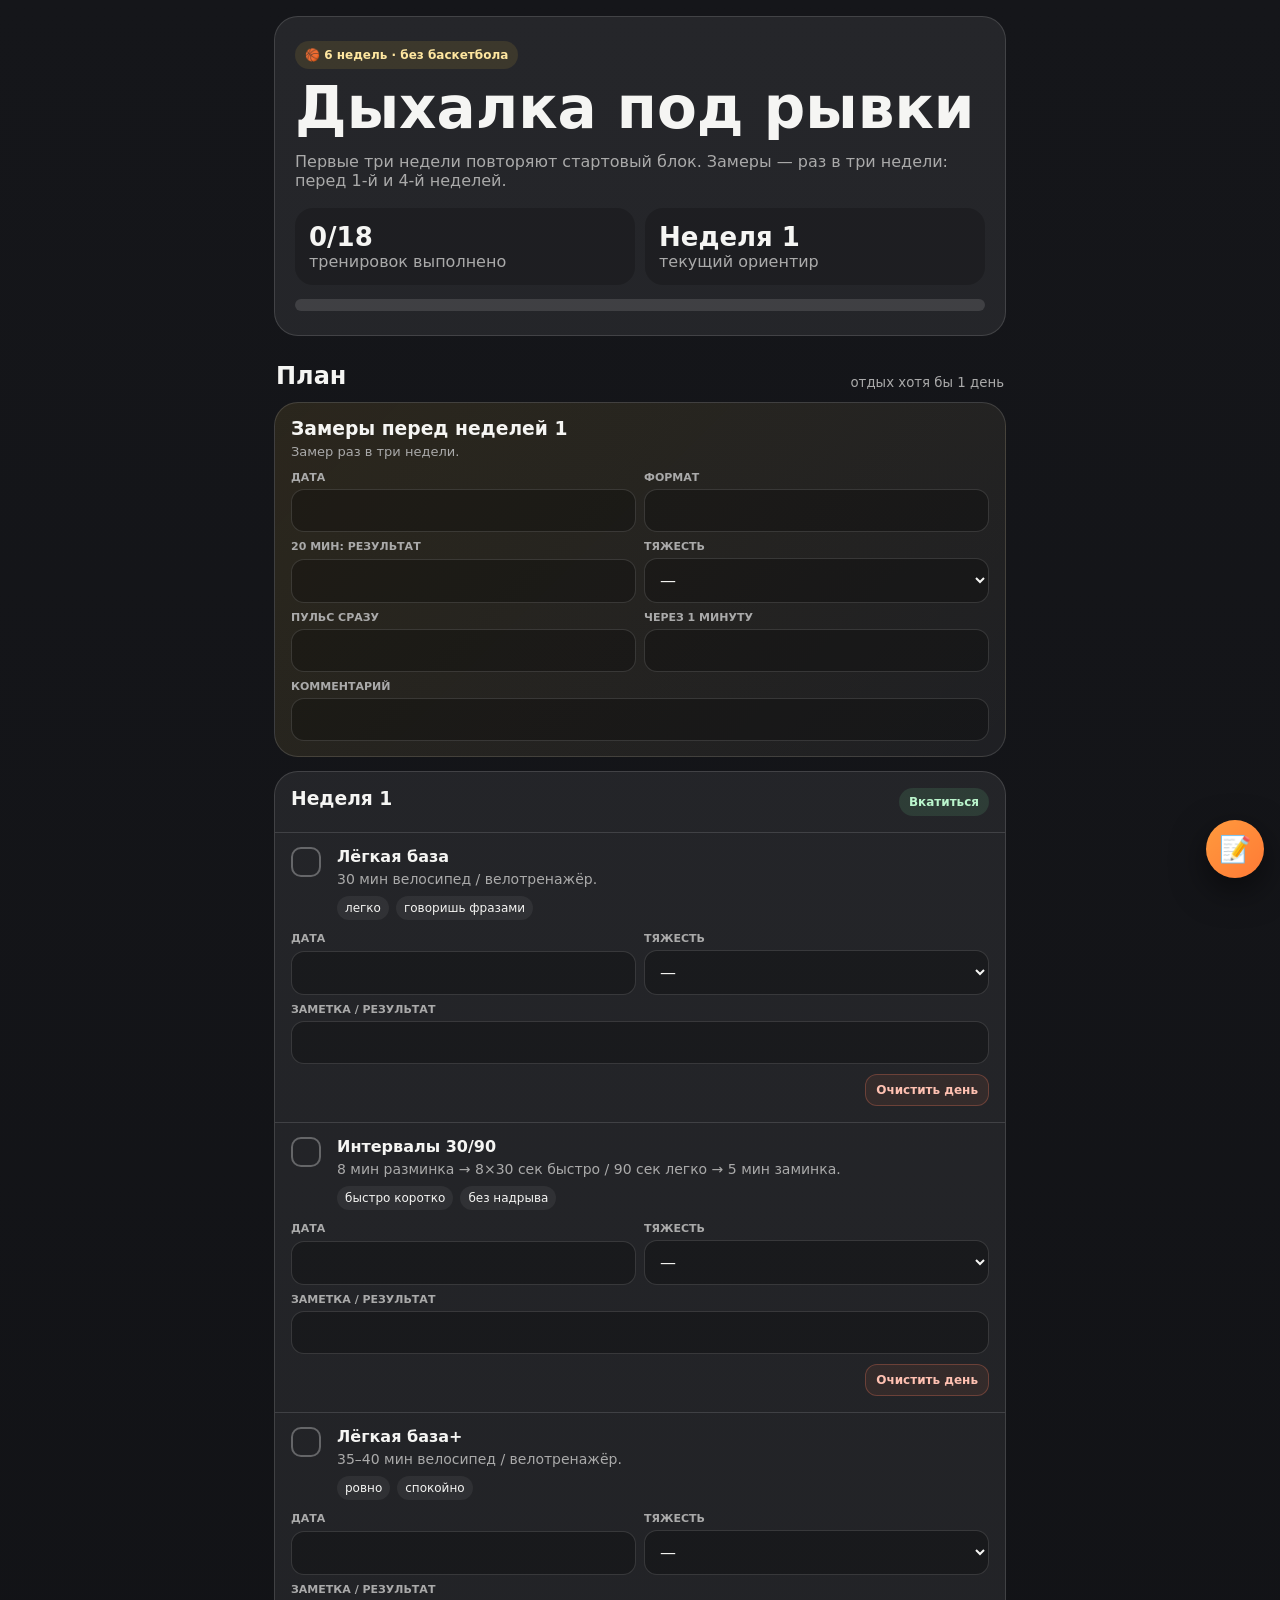
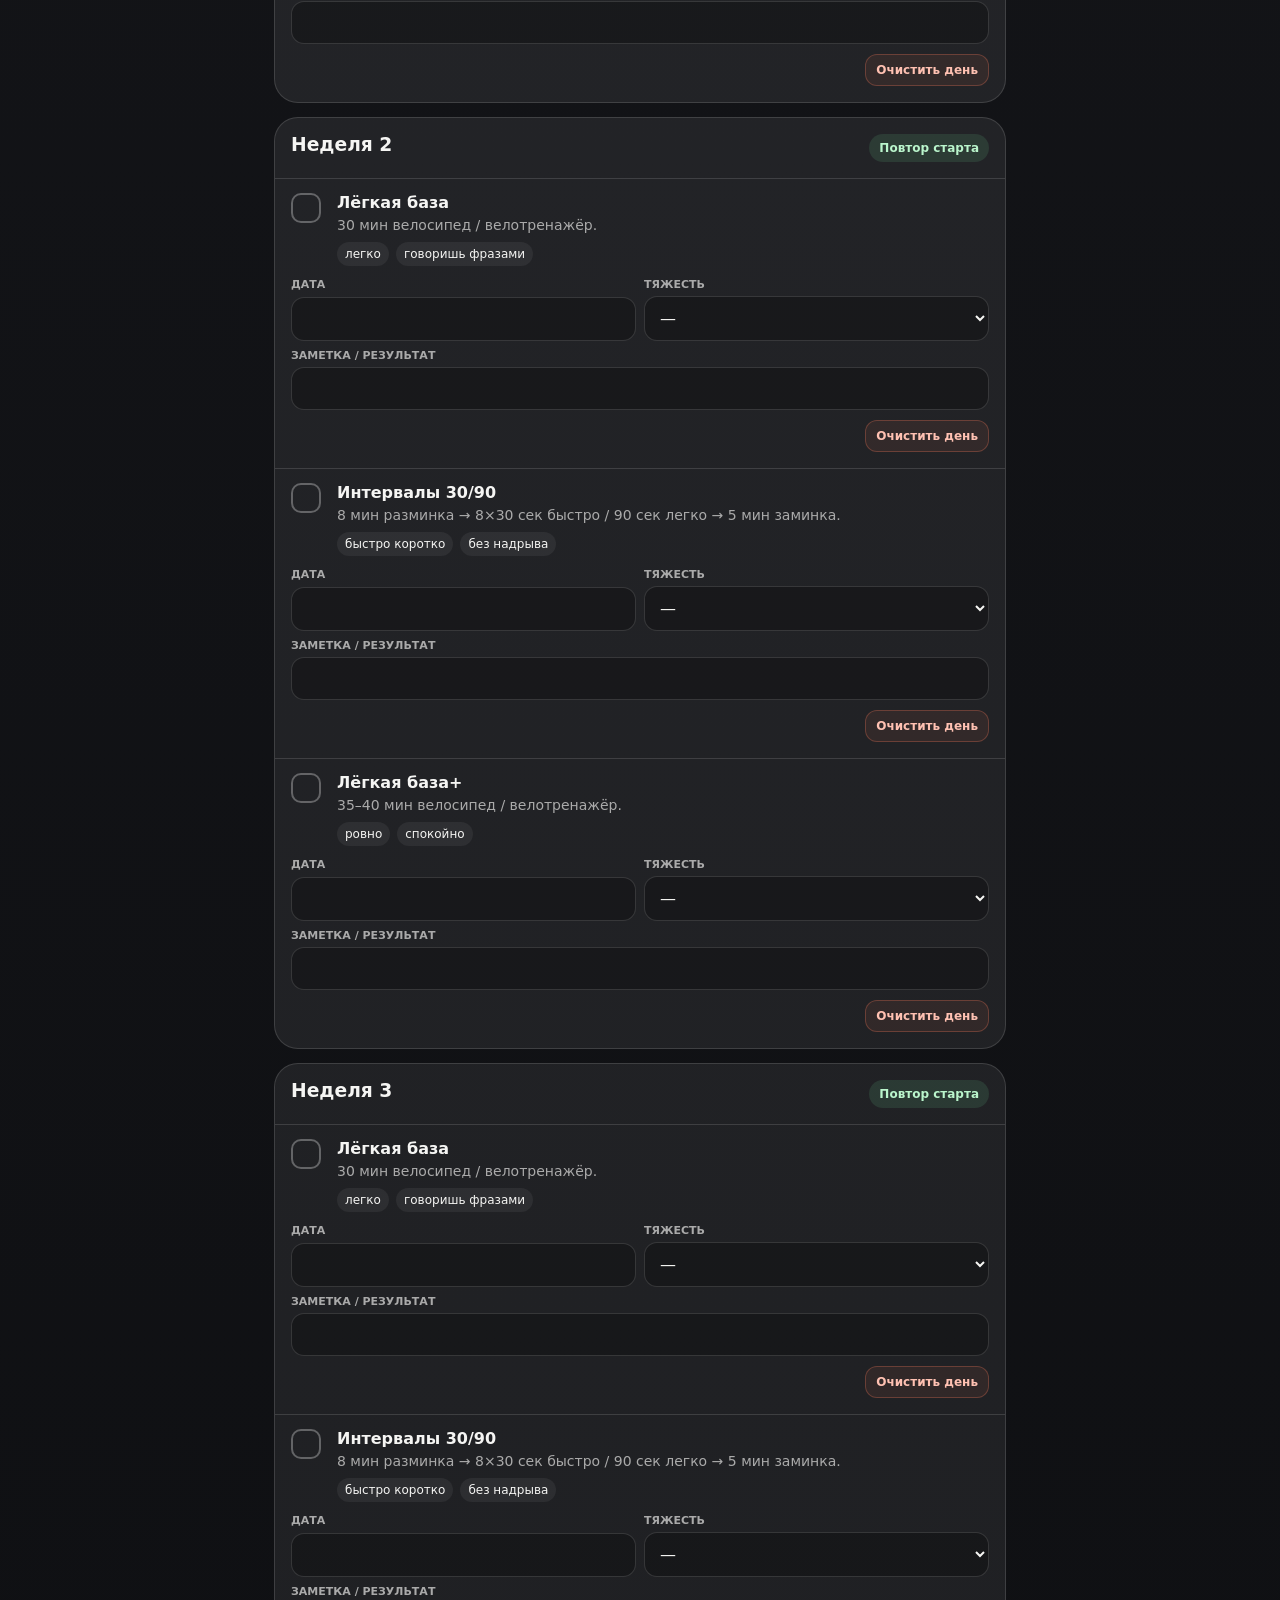
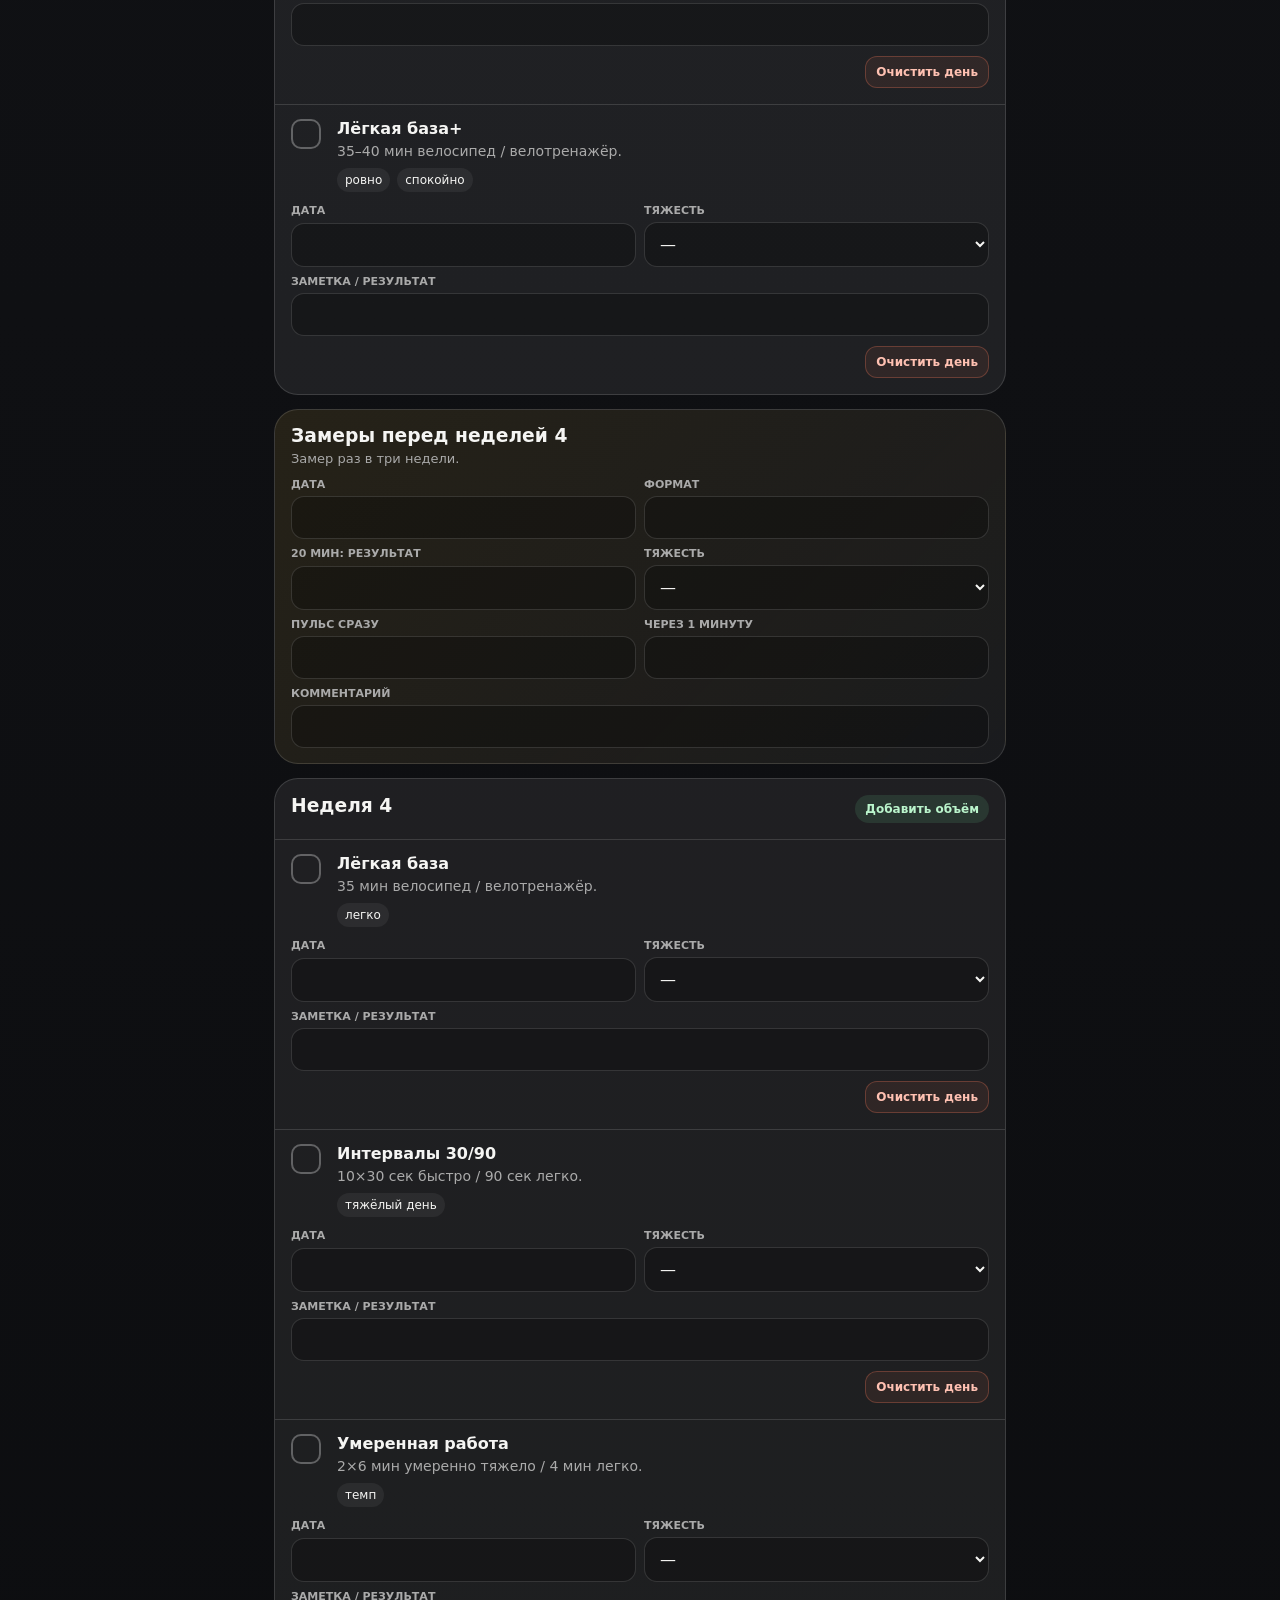
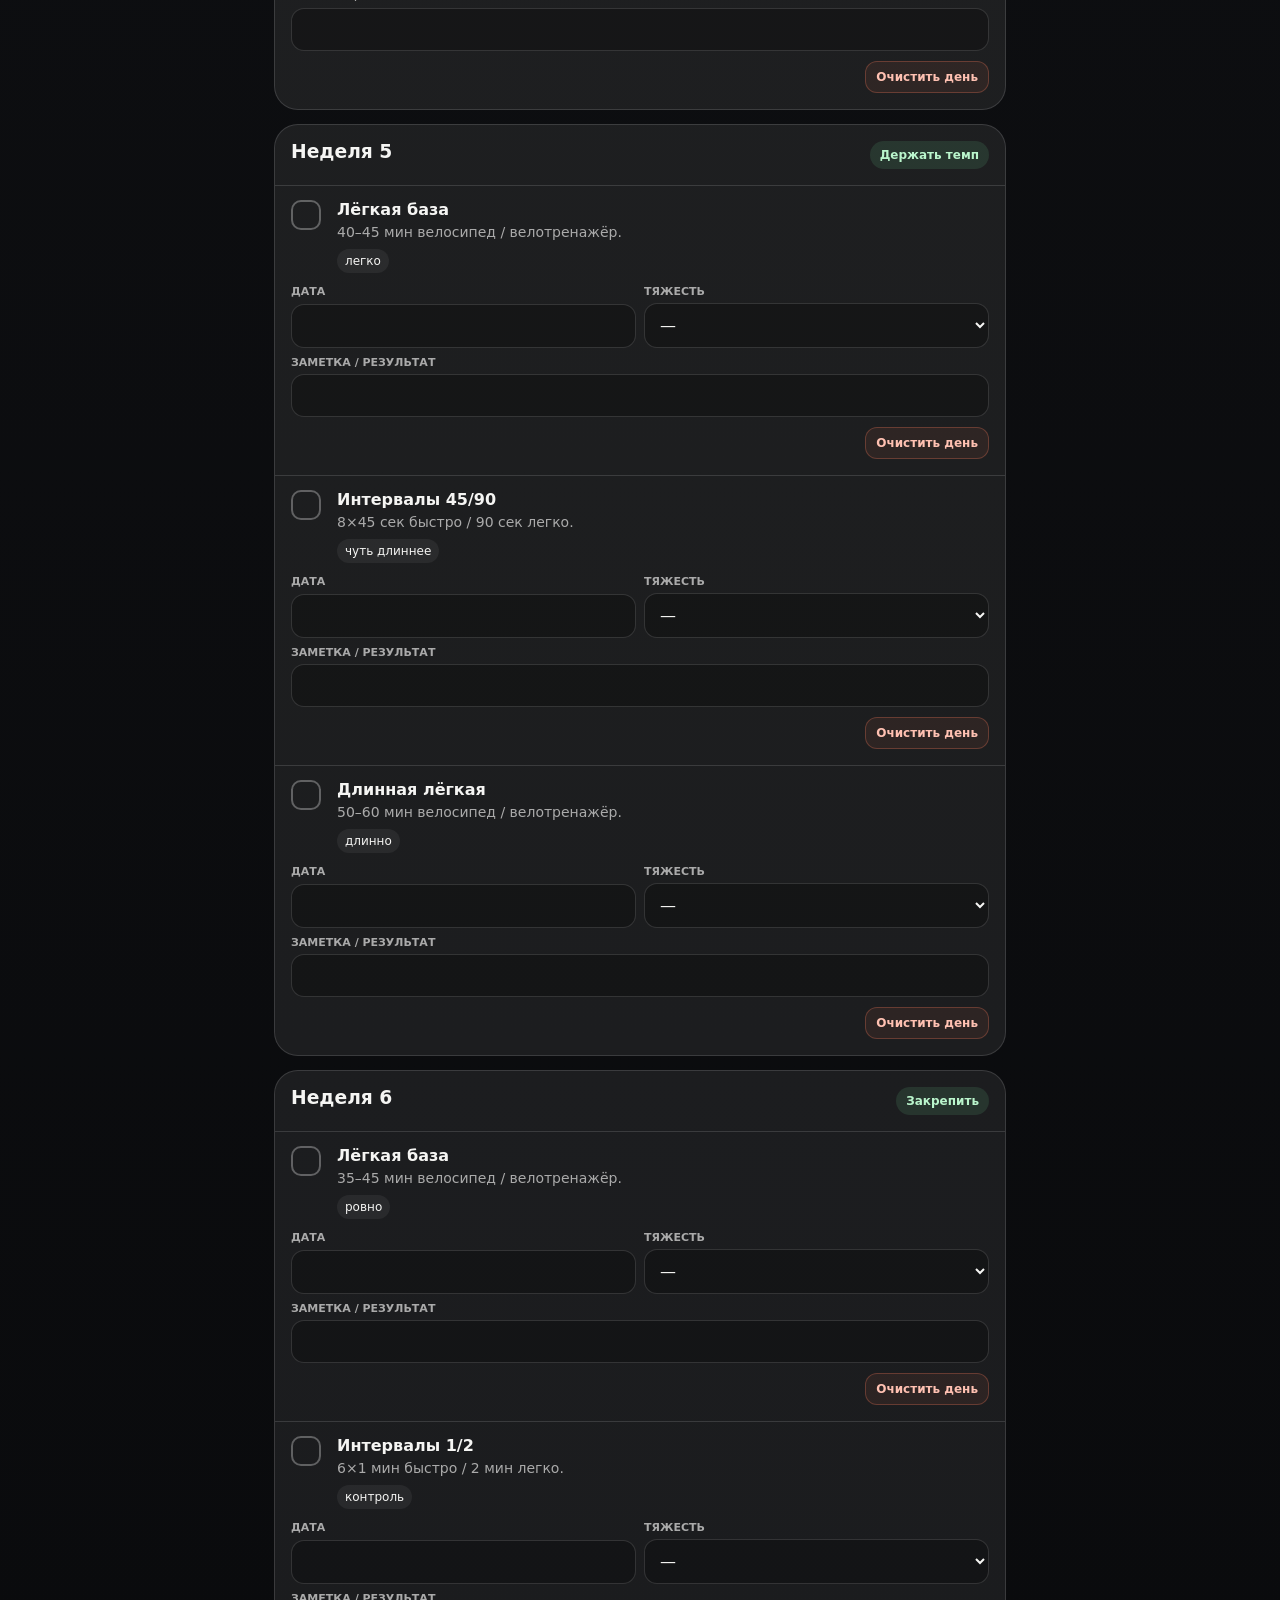
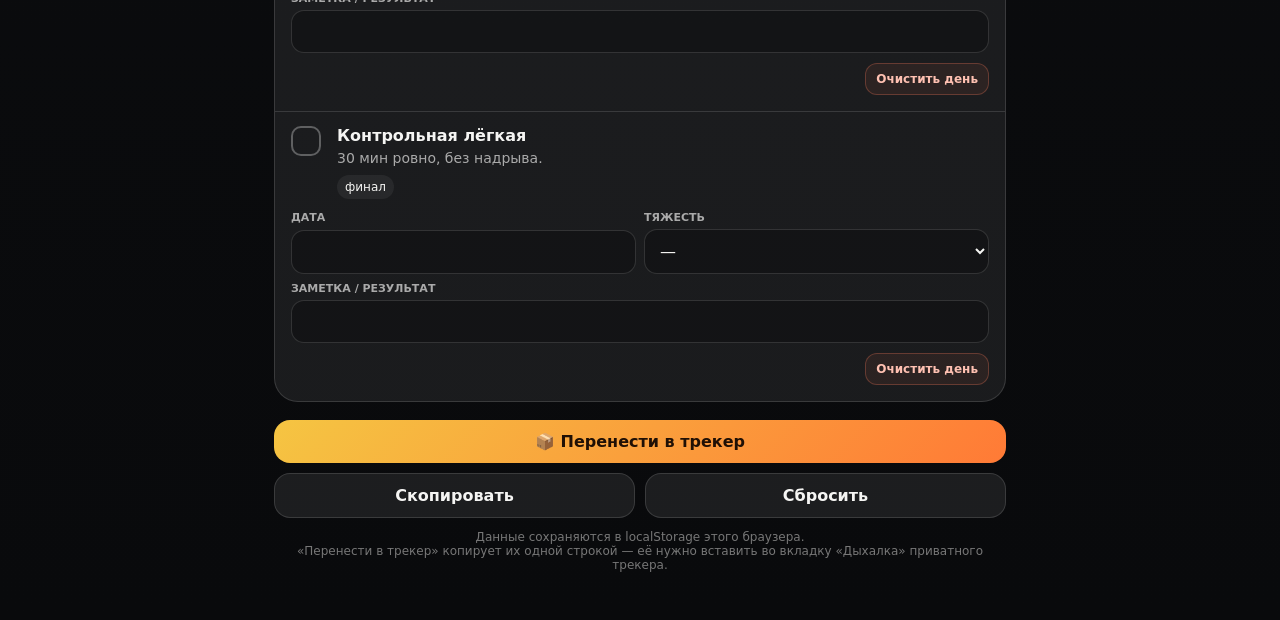
<file: basketball-breath/index.html>
<!doctype html><html lang="ru"><head><meta charset="utf-8"><meta name="viewport" content="width=device-width,initial-scale=1,viewport-fit=cover"><title>Дыхалка под рывки</title><style>:root{color-scheme:dark;--bg:#101114;--text:#f5f5f3;--muted:#aaa;--line:#ffffff22;--card:#ffffff12;--accent:#f5c542;--orange:#ff7a36;--green:#76e39b;font-family:Inter,system-ui,sans-serif}*{box-sizing:border-box}body{margin:0;background:linear-gradient(#15161a,#090a0c);color:var(--text)}button,input,select,textarea{font:inherit}.app{max-width:760px;margin:auto;padding:16px 14px 36px}.hero,.week,.measure{border:1px solid var(--line);border-radius:24px;background:var(--card);overflow:hidden}.hero{padding:24px 20px;margin-bottom:26px}.kicker{display:inline-block;padding:7px 10px;border-radius:999px;background:#f5c5421c;color:#ffe7a0;font-size:12px;font-weight:800}h1{font-size:clamp(34px,9vw,58px);line-height:.95;margin:12px 0 0}.hero p,.muted{color:var(--muted)}.stats{display:grid;grid-template-columns:1fr 1fr;gap:10px;margin-top:18px}.stat{padding:14px;border-radius:18px;background:#0003}.stat b{display:block;font-size:26px}.bar{height:12px;margin-top:14px;border-radius:999px;background:#ffffff1f;overflow:hidden}.fill{height:100%;width:0;background:linear-gradient(90deg,var(--accent),var(--green))}.title{display:flex;justify-content:space-between;align-items:end;margin:24px 2px 12px}.title h2{margin:0}.stack{display:grid;gap:14px}.measure{padding:15px 16px;background:linear-gradient(135deg,#f5c5421a,#ffffff0d)}.measure h3{margin:0 0 5px}.measure p{margin:0 0 12px;color:var(--muted);font-size:13px}.week-head{display:flex;justify-content:space-between;gap:10px;padding:16px;border-bottom:1px solid var(--line)}.week-head h3{margin:0}.badge{padding:7px 10px;border-radius:999px;background:#76e39b1f;color:#baf5cc;font-size:12px;font-weight:800}.workout{padding:14px 16px 16px;border-bottom:1px solid var(--line)}.workout:last-child{border-bottom:0}.check-row{display:grid;grid-template-columns:34px 1fr;gap:12px}.check{position:relative;width:30px;height:30px}.check input{position:absolute;opacity:0}.box{display:grid;place-items:center;width:30px;height:30px;border:2px solid #ffffff4d;border-radius:10px}.check input:checked+.box{border-color:transparent;background:var(--green)}.box:after{content:'✓';color:transparent;font-weight:900}.check input:checked+.box:after{color:#07100b}.workout h4{margin:0 0 5px}.workout p{margin:0;color:var(--muted);font-size:14px}.tags{display:flex;gap:7px;flex-wrap:wrap;margin-top:9px}.tag{padding:5px 8px;border-radius:999px;background:#ffffff0f;font-size:12px}.form,.grid{display:grid;grid-template-columns:1fr;gap:8px;margin-top:12px}.field{display:grid;gap:5px}.field span{color:var(--muted);font-size:11px;font-weight:800;text-transform:uppercase}.field.wide{grid-column:1/-1}input,select,textarea{width:100%;border:1px solid var(--line);border-radius:13px;background:#0004;color:var(--text);padding:11px;outline:none}.day-actions{display:flex;justify-content:flex-end;margin-top:10px}.clear-day{border:1px solid #ff7a5947;border-radius:12px;color:#ffc1b2;background:#ff7a5914;padding:8px 10px;font-size:12px;font-weight:800}.actions{display:grid;grid-template-columns:1fr 1fr;gap:10px;margin-top:18px}.actions .wide{grid-column:1/-1}.handoff[hidden]{display:none}.handoff{margin-top:12px;min-height:110px;font-size:12px;resize:vertical}.btn{border:1px solid var(--line);border-radius:16px;background:#ffffff14;color:var(--text);padding:12px;font-weight:800}.primary{background:linear-gradient(135deg,var(--accent),var(--orange));color:#201005;border:0}.footer{text-align:center;color:#777;font-size:12px}.fab{position:fixed;right:16px;bottom:22px;width:58px;height:58px;border:0;border-radius:50%;display:grid;place-items:center;background:linear-gradient(135deg,#ff9a3d,var(--orange));color:#271003;box-shadow:0 12px 34px #0008;font-size:26px;z-index:20}.notes{position:fixed;right:14px;bottom:92px;width:min(390px,calc(100vw - 28px));padding:14px;border:1px solid var(--line);border-radius:22px;background:#15161af5;box-shadow:0 20px 60px #000a;transform:translateX(calc(100% + 30px));opacity:0;pointer-events:none;transition:.2s;z-index:19}.notes.open{transform:none;opacity:1;pointer-events:auto}.notes-head{display:flex;justify-content:space-between;align-items:center;margin-bottom:10px}.close{border:0;border-radius:50%;width:34px;height:34px;background:#ffffff14;color:white;font-size:20px}.notes textarea{min-height:180px;resize:vertical}.toast{position:fixed;left:50%;bottom:18px;transform:translate(-50%,16px);opacity:0;background:#15161af5;border:1px solid var(--line);padding:10px 14px;border-radius:999px;transition:.2s;z-index:30}.toast.show{opacity:1;transform:translate(-50%,0)}@media(min-width:560px){.form,.grid{grid-template-columns:1fr 1fr}}</style></head><body><main class="app"><section class="hero"><div class="kicker">🏀 6 недель · без баскетбола</div><h1>Дыхалка под рывки</h1><p>Первые три недели повторяют стартовый блок. Замеры — раз в три недели: перед 1-й и 4-й неделей.</p><div class="stats"><div class="stat"><b id="doneCount">0/18</b><span class="muted">тренировок выполнено</span></div><div class="stat"><b id="weekFocus">Старт</b><span class="muted">текущий ориентир</span></div></div><div class="bar"><div class="fill" id="progressFill"></div></div></section><div class="title"><h2>План</h2><small class="muted">отдых хотя бы 1 день</small></div><section class="stack" id="weeks"></section><div class="actions"><button class="btn primary wide" id="moveBtn">📦 Перенести в трекер</button><button class="btn" id="exportBtn">Скопировать</button><button class="btn" id="resetBtn">Сбросить</button></div><textarea class="handoff" id="handoff" readonly hidden aria-label="Прогресс для переноса"></textarea><p class="footer">Данные сохраняются в localStorage этого браузера.<br>«Перенести в трекер» копирует их одной строкой — её нужно вставить во вкладку «Дыхалка» приватного трекера.</p></main><section class="notes" id="notesPanel"><div class="notes-head"><strong>Мои заметки</strong><button class="close" id="notesClose">×</button></div><textarea id="notesText" placeholder="Пиши сюда всё, что хочешь запомнить…"></textarea><div class="muted" style="font-size:11px;margin-top:7px">Сохраняется автоматически.</div></section><button class="fab" id="notesFab" aria-label="Заметки">📝</button><div class="toast" id="toast">Сохранено</div><script>const STORAGE_KEY='basketball-breath-tracker-v2',NOTES_KEY='basketball-breath-notes-v1';const state=(()=>{try{return JSON.parse(localStorage.getItem(STORAGE_KEY))||{}}catch{return{}}})();const starter=[['d1','Лёгкая база','30 мин велосипед / велотренажёр.',['легко','говоришь фразами']],['d3','Интервалы 30/90','8 мин разминка → 8×30 сек быстро / 90 сек легко → 5 мин заминка.',['быстро коротко','без надрыва']],['d5','Лёгкая база+','35–40 мин велосипед / велотренажёр.',['ровно','спокойно']]];const makeStarter=(week,prefix,focus)=>({week,focus,workouts:starter.map(([s,title,text,tags])=>({id:prefix+s,title,text,tags}))});const plan=[makeStarter(1,'w1','Вкатиться'),makeStarter(2,'w1r2','Повтор старта'),makeStarter(3,'w1r3','Повтор старта'),{week:4,focus:'Добавить объём',workouts:[{id:'w2d1',title:'Лёгкая база',text:'35 мин велосипед / велотренажёр.',tags:['легко']},{id:'w2d3',title:'Интервалы 30/90',text:'10×30 сек быстро / 90 сек легко.',tags:['тяжёлый день']},{id:'w2d5',title:'Умеренная работа',text:'2×6 мин умеренно тяжело / 4 мин легко.',tags:['темп']}]},{week:5,focus:'Держать темп',workouts:[{id:'w3d1',title:'Лёгкая база',text:'40–45 мин велосипед / велотренажёр.',tags:['легко']},{id:'w3d3',title:'Интервалы 45/90',text:'8×45 сек быстро / 90 сек легко.',tags:['чуть длиннее']},{id:'w3d5',title:'Длинная лёгкая',text:'50–60 мин велосипед / велотренажёр.',tags:['длинно']}]},{week:6,focus:'Закрепить',workouts:[{id:'w4d1',title:'Лёгкая база',text:'35–45 мин велосипед / велотренажёр.',tags:['ровно']},{id:'w4d3',title:'Интервалы 1/2',text:'6×1 мин быстро / 2 мин легко.',tags:['контроль']},{id:'w4d5',title:'Контрольная лёгкая',text:'30 мин ровно, без надрыва.',tags:['финал']}]}];const rpe='<option value="">—</option>'+Array.from({length:10},(_,i)=>`<option>${i+1}</option>`).join('');const esc=v=>String(v||'').replaceAll('&','&amp;').replaceAll('"','&quot;').replaceAll('<','&lt;').replaceAll('>','&gt;');const sel=(html,v)=>v?html.replace(`>${v}</option>`,` selected>${v}</option>`):html;const mk=w=>w===1?'m1':w===4?'mCycle2':null;let timer;function toast(t){const e=document.getElementById('toast');e.textContent=t;e.classList.add('show');clearTimeout(timer);timer=setTimeout(()=>e.classList.remove('show'),1000)}function save(){localStorage.setItem(STORAGE_KEY,JSON.stringify(state));progress()}function today(){const d=new Date();return `${String(d.getDate()).padStart(2,'0')}.${String(d.getMonth()+1).padStart(2,'0')}.${d.getFullYear()}`}function measure(week){const key=mk(week);if(!key)return'';const x=state[key]||{};return `<article class="measure"><h3>Замеры перед неделей ${week}</h3><p>Замер раз в три недели.</p><div class="grid"><label class="field"><span>Дата</span><input data-m="${key}.date" value="${esc(x.date)}"></label><label class="field"><span>Формат</span><input data-m="${key}.mode" value="${esc(x.mode)}"></label><label class="field"><span>20 мин: результат</span><input data-m="${key}.result" value="${esc(x.result)}"></label><label class="field"><span>Тяжесть</span><select data-m="${key}.rpe">${sel(rpe,x.rpe)}</select></label><label class="field"><span>Пульс сразу</span><input data-m="${key}.now" value="${esc(x.now)}"></label><label class="field"><span>Через 1 минуту</span><input data-m="${key}.minute" value="${esc(x.minute)}"></label><label class="field wide"><span>Комментарий</span><input data-m="${key}.note" value="${esc(x.note)}"></label></div></article>`}function render(){weeks.innerHTML=plan.map(w=>`${measure(w.week)}<article class="week"><header class="week-head"><h3>Неделя ${w.week}</h3><span class="badge">${w.focus}</span></header>${w.workouts.map(o=>{const x=state[o.id]||{};return `<section class="workout" data-workout="${o.id}"><div class="check-row"><label class="check"><input type="checkbox" data-done="${o.id}" ${x.done?'checked':''}><span class="box"></span></label><div><h4>${o.title}</h4><p>${o.text}</p><div class="tags">${o.tags.map(t=>`<span class="tag">${t}</span>`).join('')}</div></div></div><div class="form"><label class="field"><span>Дата</span><input data-f="${o.id}.date" value="${esc(x.date)}"></label><label class="field"><span>Тяжесть</span><select data-f="${o.id}.rpe">${sel(rpe,x.rpe)}</select></label><label class="field wide"><span>Заметка / результат</span><input data-f="${o.id}.note" value="${esc(x.note)}"></label></div><div class="day-actions"><button class="clear-day" data-clear="${o.id}">Очистить день</button></div></section>`}).join('')}</article>`).join('');bind()}function bind(){document.querySelectorAll('[data-done]').forEach(e=>e.onchange=()=>{const id=e.dataset.done;state[id]=state[id]||{};state[id].done=e.checked;if(e.checked&&!state[id].date){state[id].date=today();document.querySelector(`[data-f="${id}.date"]`).value=state[id].date}save();toast('Сохранено')});document.querySelectorAll('[data-f]').forEach(e=>e.oninput=()=>{const[id,k]=e.dataset.f.split('.');state[id]=state[id]||{};state[id][k]=e.value;save()});document.querySelectorAll('[data-m]').forEach(e=>e.oninput=()=>{const[id,k]=e.dataset.m.split('.');state[id]=state[id]||{};state[id][k]=e.value;save()});document.querySelectorAll('[data-clear]').forEach(b=>b.onclick=()=>{if(!confirm('Очистить все поля этого дня?'))return;delete state[b.dataset.clear];save();render();toast('День очищен')})}function progress(){const ids=plan.flatMap(w=>w.workouts.map(o=>o.id)),done=ids.filter(id=>state[id]?.done).length;doneCount.textContent=`${done}/${ids.length}`;progressFill.style.width=`${Math.round(done/ids.length*100)}%`;const next=ids.find(id=>!state[id]?.done);weekFocus.textContent=next?`Неделя ${plan.find(w=>w.workouts.some(o=>o.id===next)).week}`:'Готово'}function moveToTracker(){const json=JSON.stringify({state,notes:localStorage.getItem(NOTES_KEY)||''});const reveal=()=>{handoff.hidden=false;handoff.value=json;handoff.focus();handoff.select();toast('Скопируйте выделенное')};const copying=navigator.clipboard?.writeText(json);if(copying)copying.then(()=>toast('Скопировано — вставьте в трекер'),reveal);else reveal()}function exportData(){const lines=['Дыхалка под рывки — прогресс',''];plan.forEach(w=>{lines.push(`Неделя ${w.week}`);w.workouts.forEach(o=>{const x=state[o.id]||{};lines.push(`${x.done?'✓':'□'} ${o.title}${x.date?' — '+x.date:''}${x.note?', '+x.note:''}`)});lines.push('')});const n=localStorage.getItem(NOTES_KEY)||'';if(n.trim())lines.push('Заметки:',n);navigator.clipboard?.writeText(lines.join('\n')).then(()=>toast('Скопировано'))}render();progress();notesText.value=localStorage.getItem(NOTES_KEY)||'';notesText.oninput=()=>localStorage.setItem(NOTES_KEY,notesText.value);notesFab.onclick=()=>notesPanel.classList.toggle('open');notesClose.onclick=()=>notesPanel.classList.remove('open');moveBtn.onclick=moveToTracker;exportBtn.onclick=exportData;resetBtn.onclick=()=>{if(confirm('Сбросить все тренировки, замеры и заметки?')){localStorage.removeItem(STORAGE_KEY);localStorage.removeItem(NOTES_KEY);location.reload()}}</script></body></html>
</file>
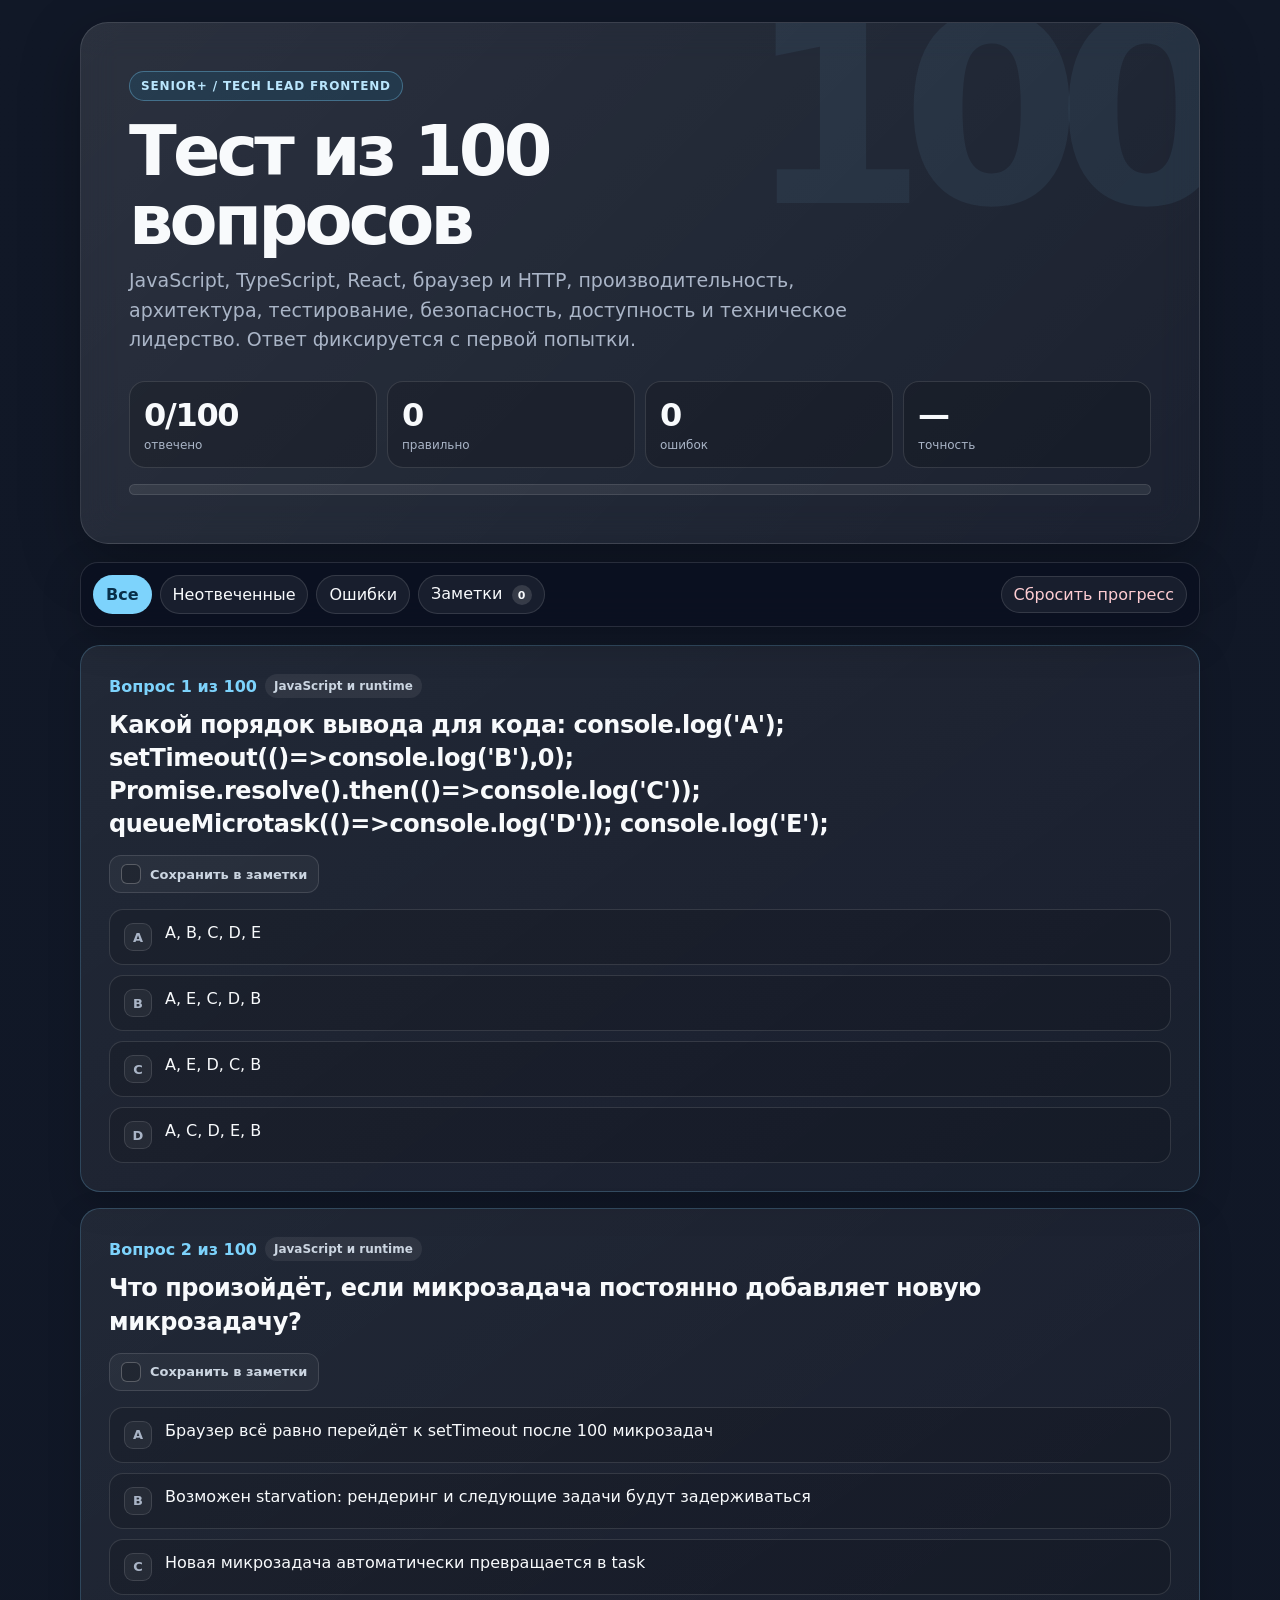
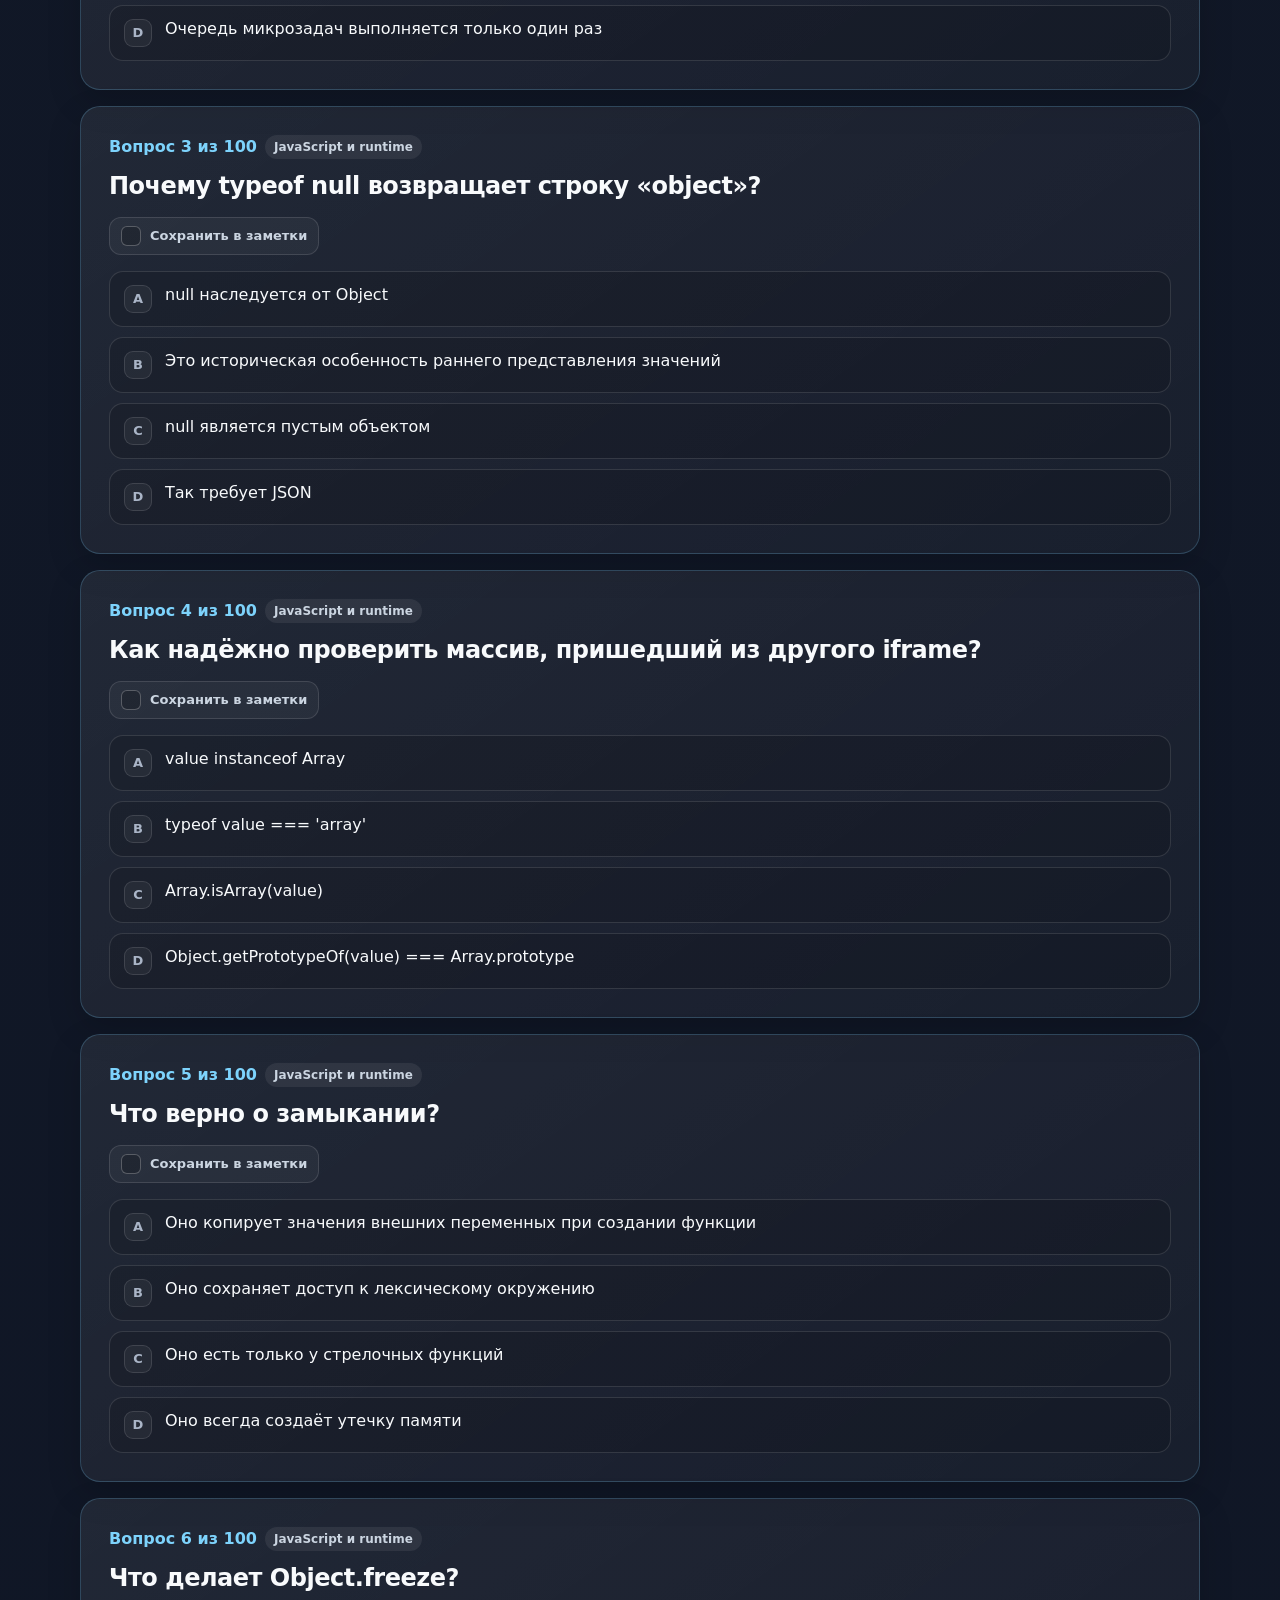
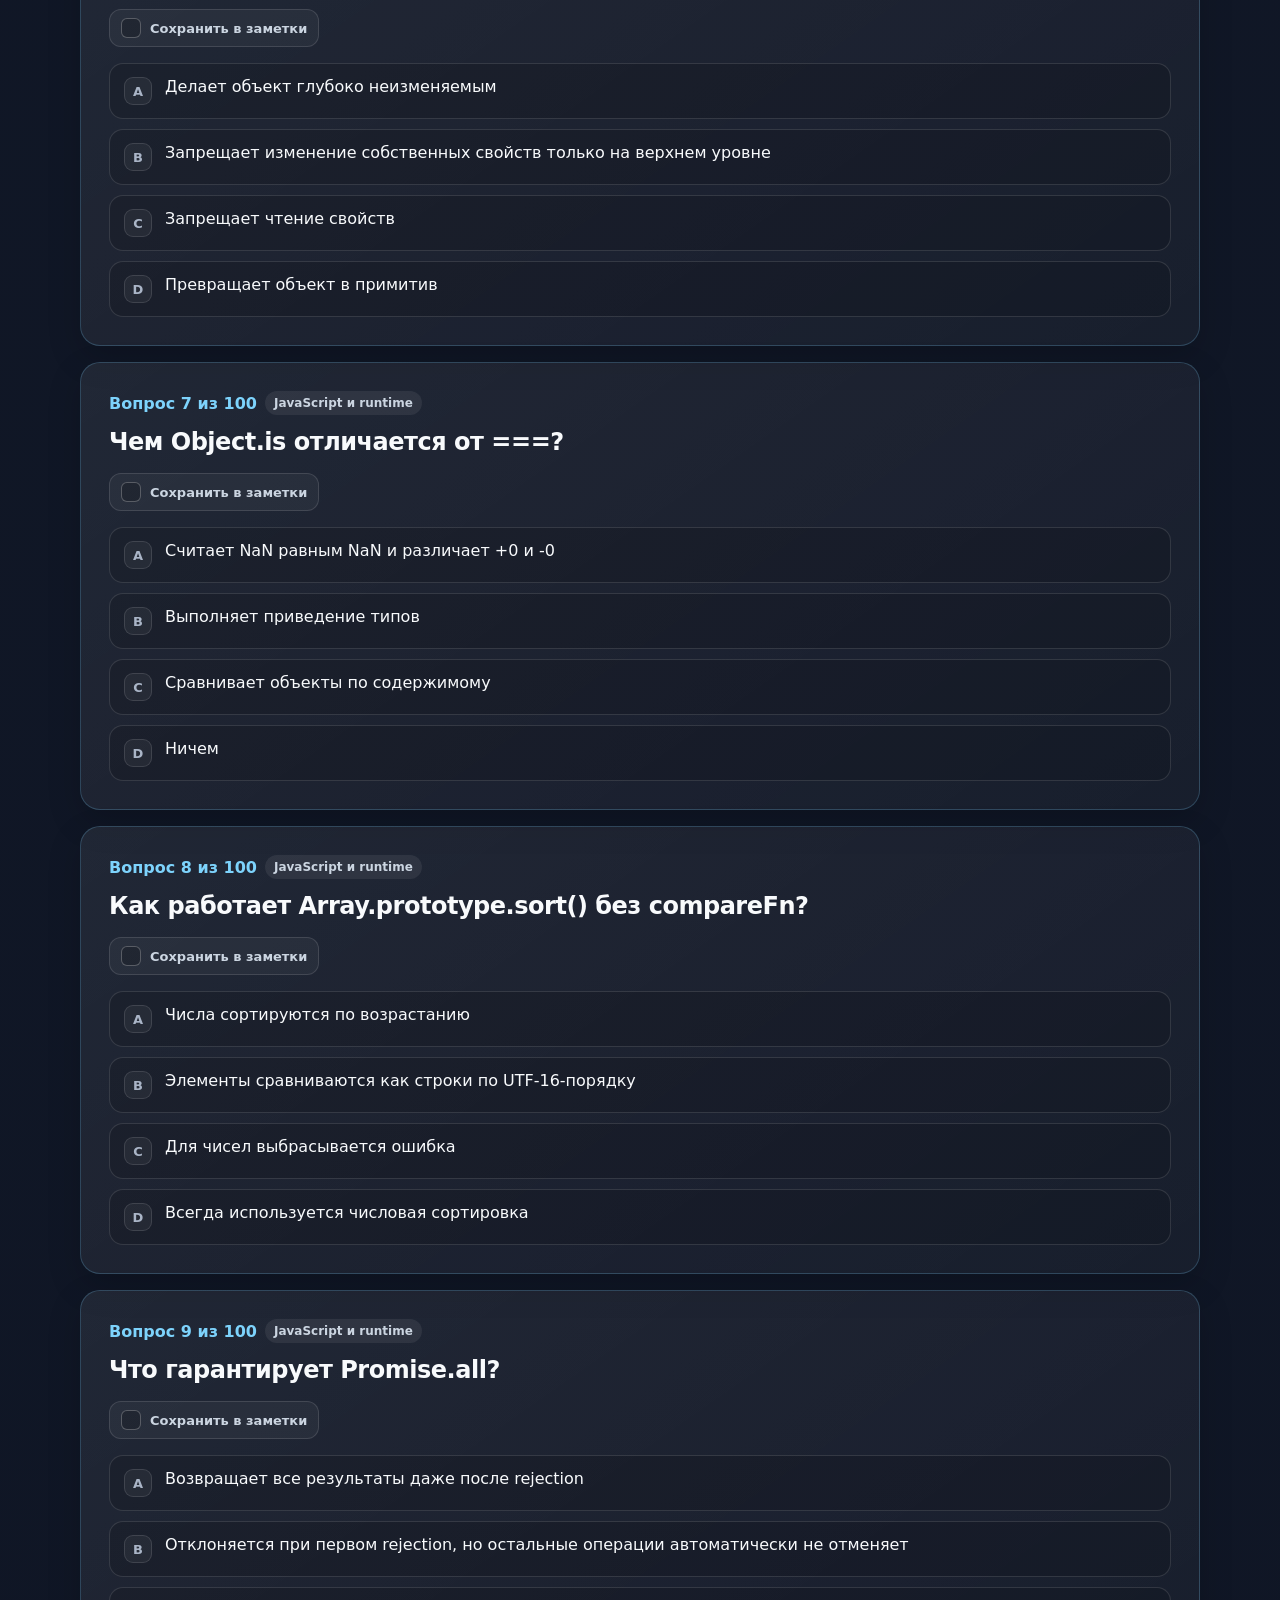
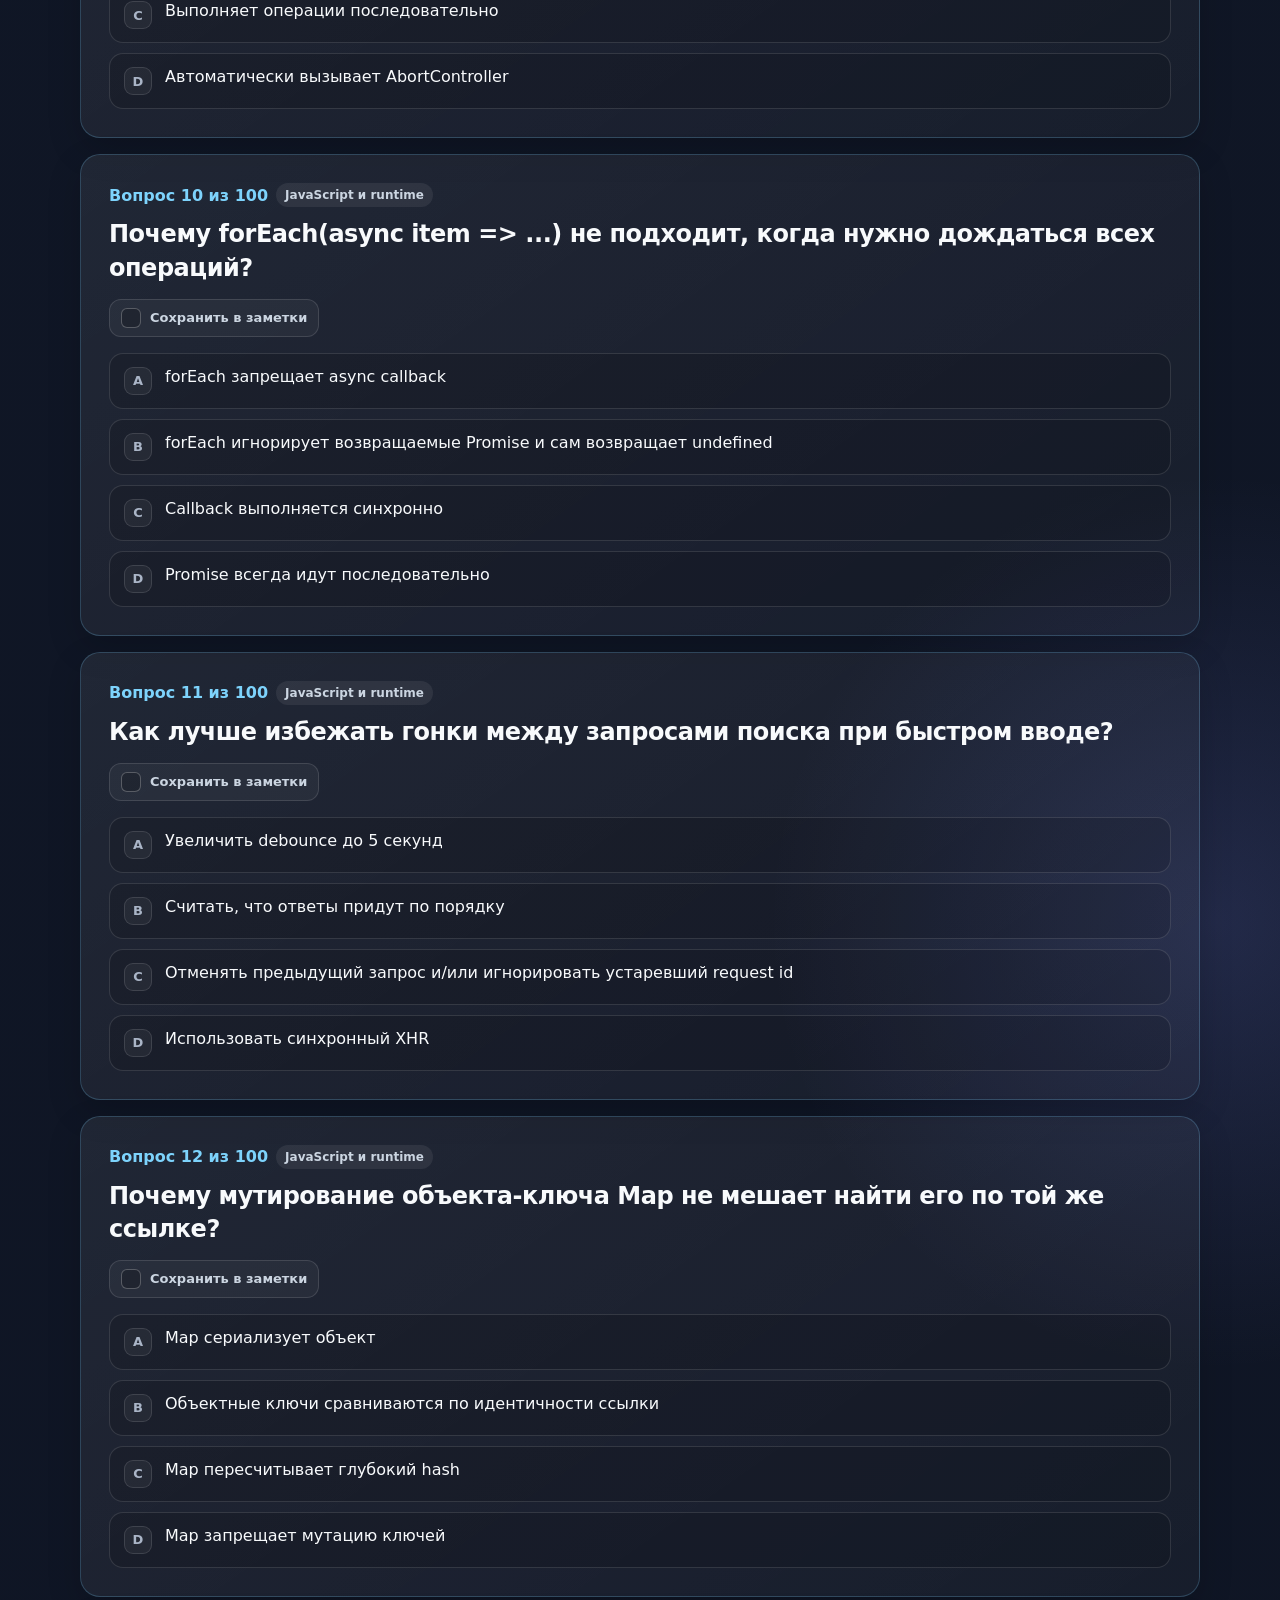
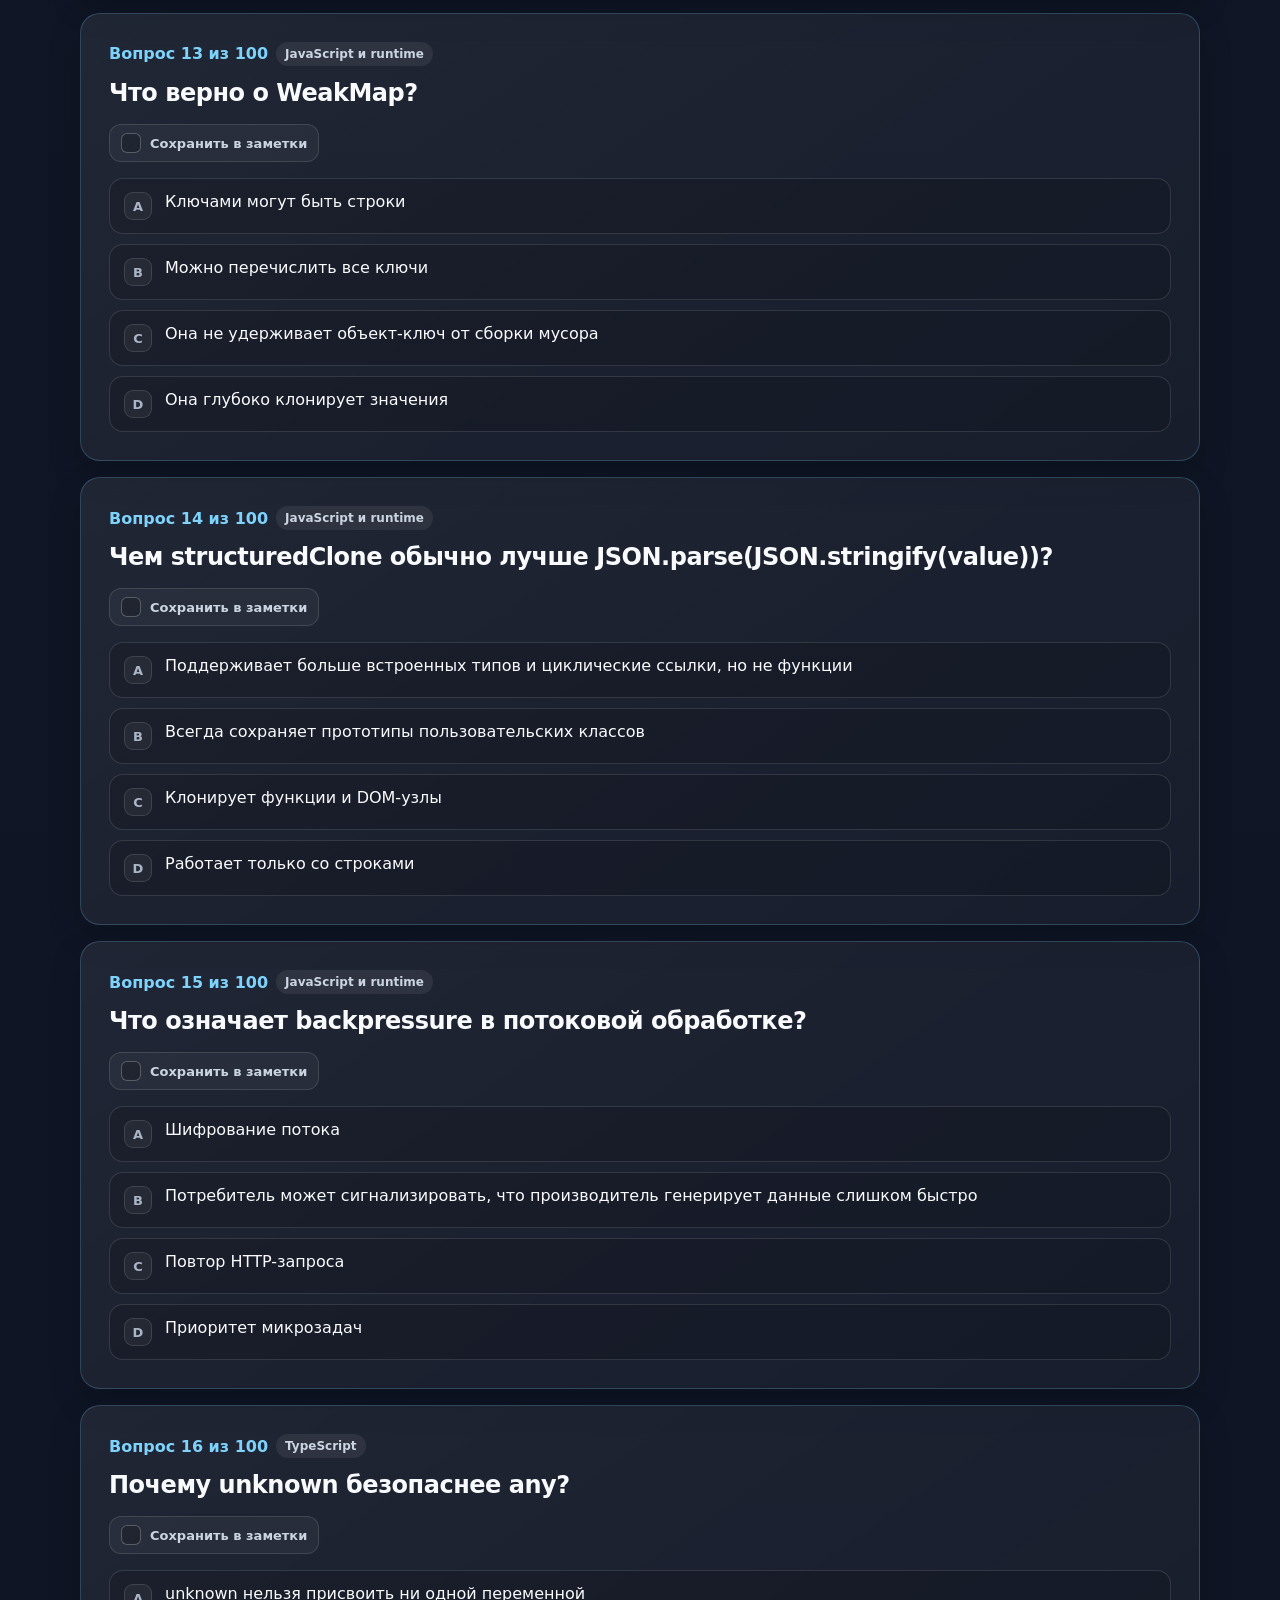
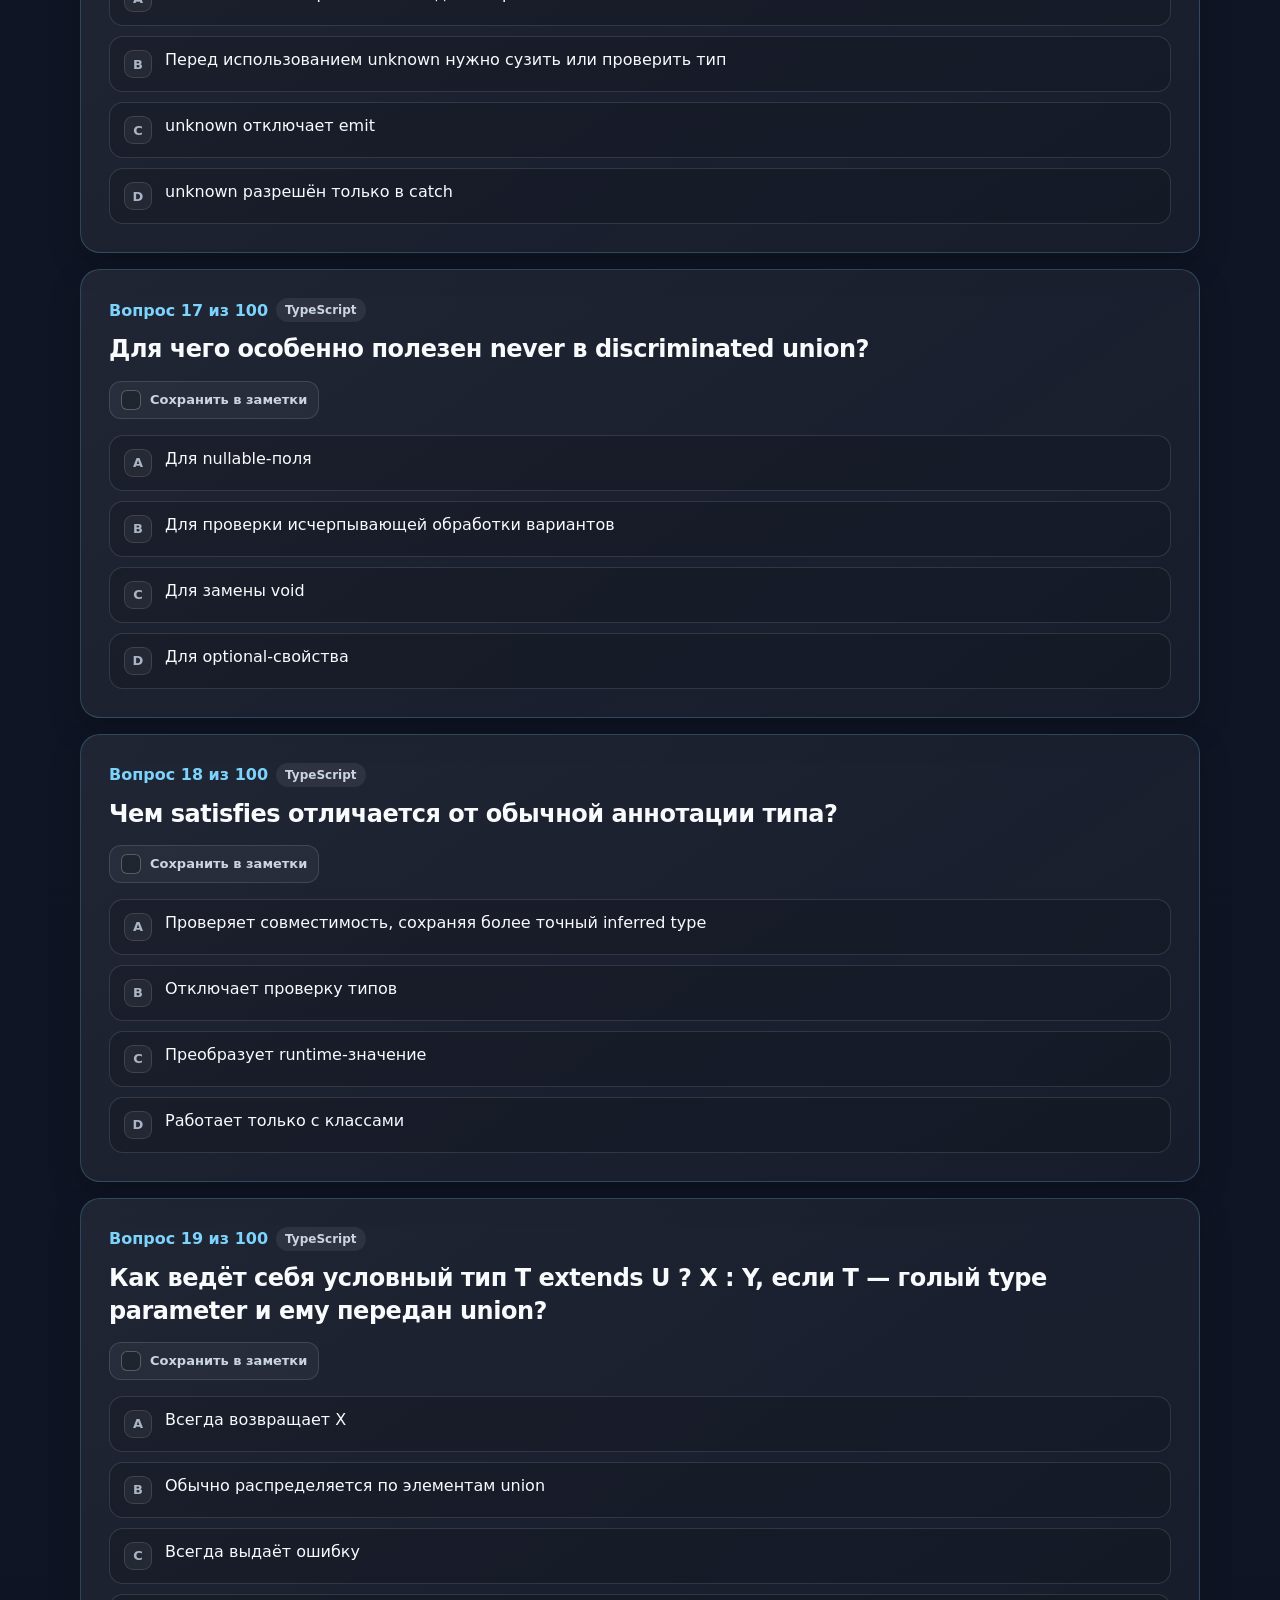
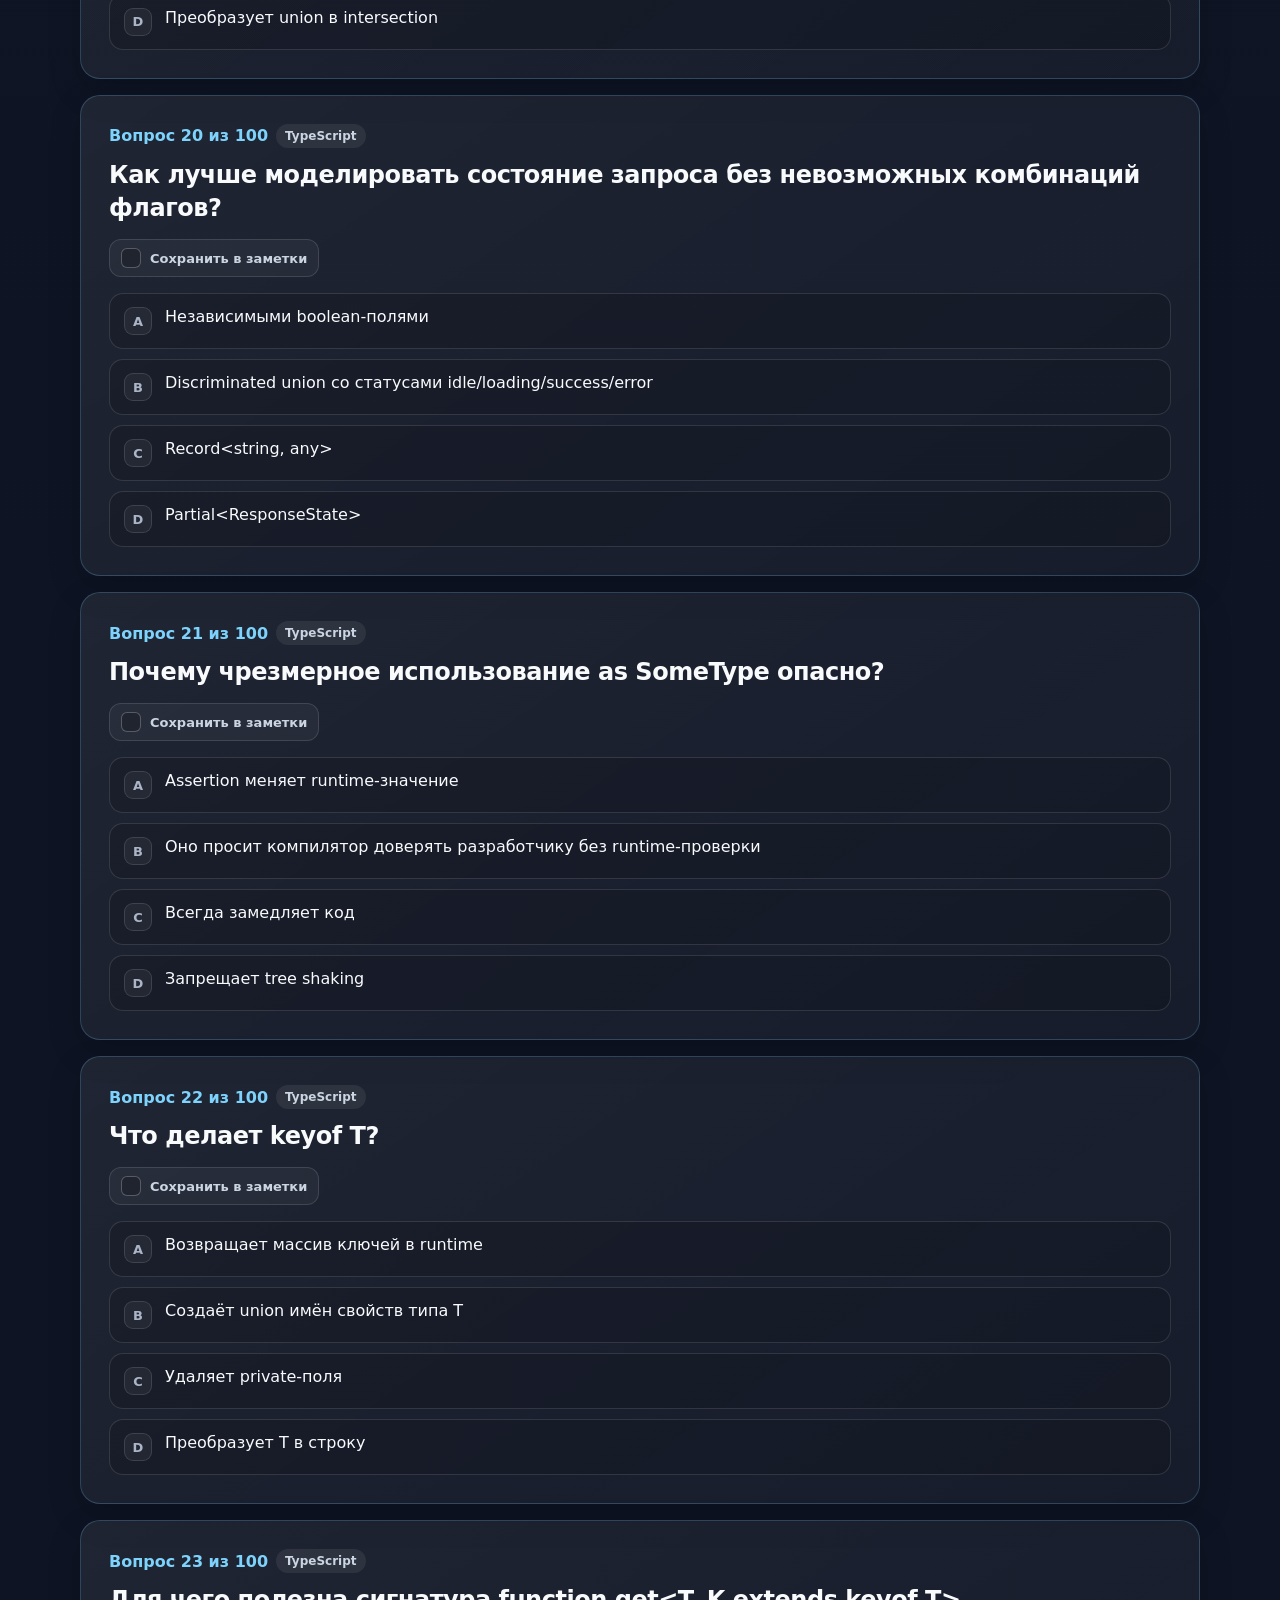
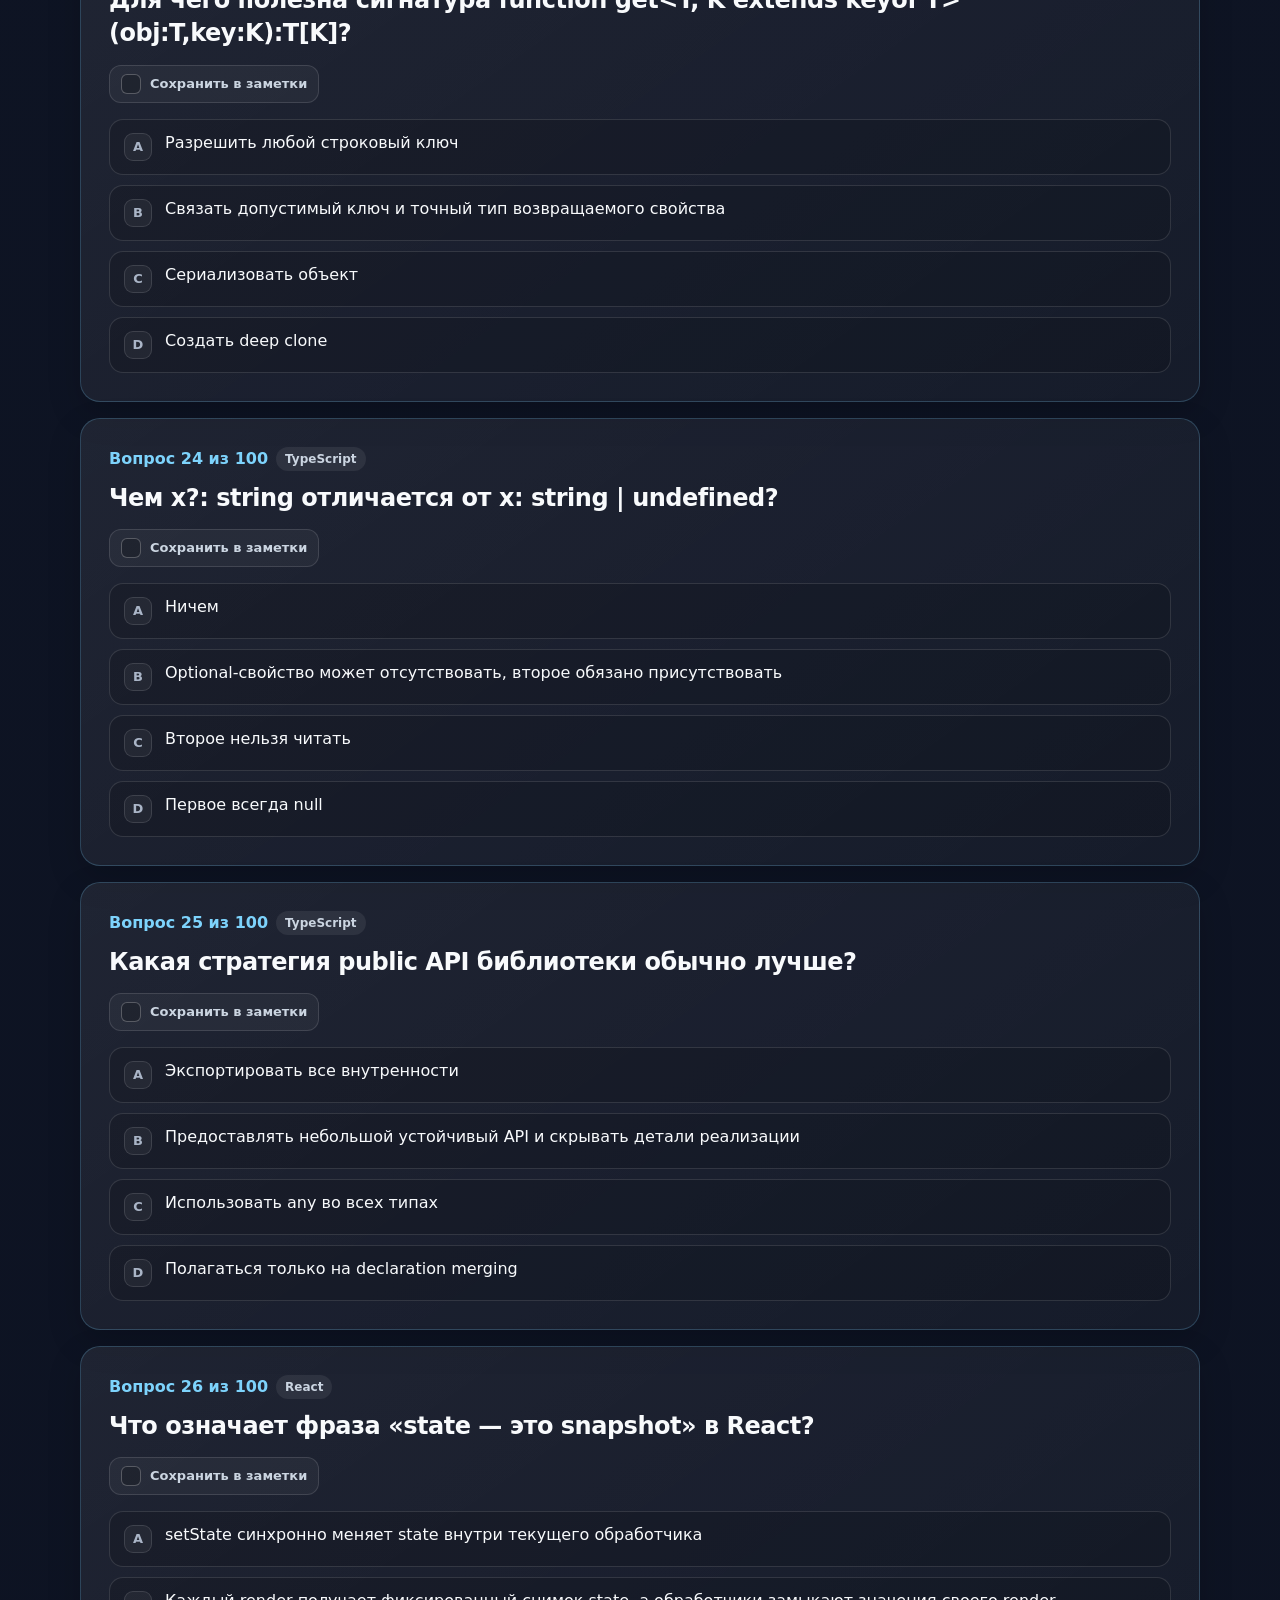
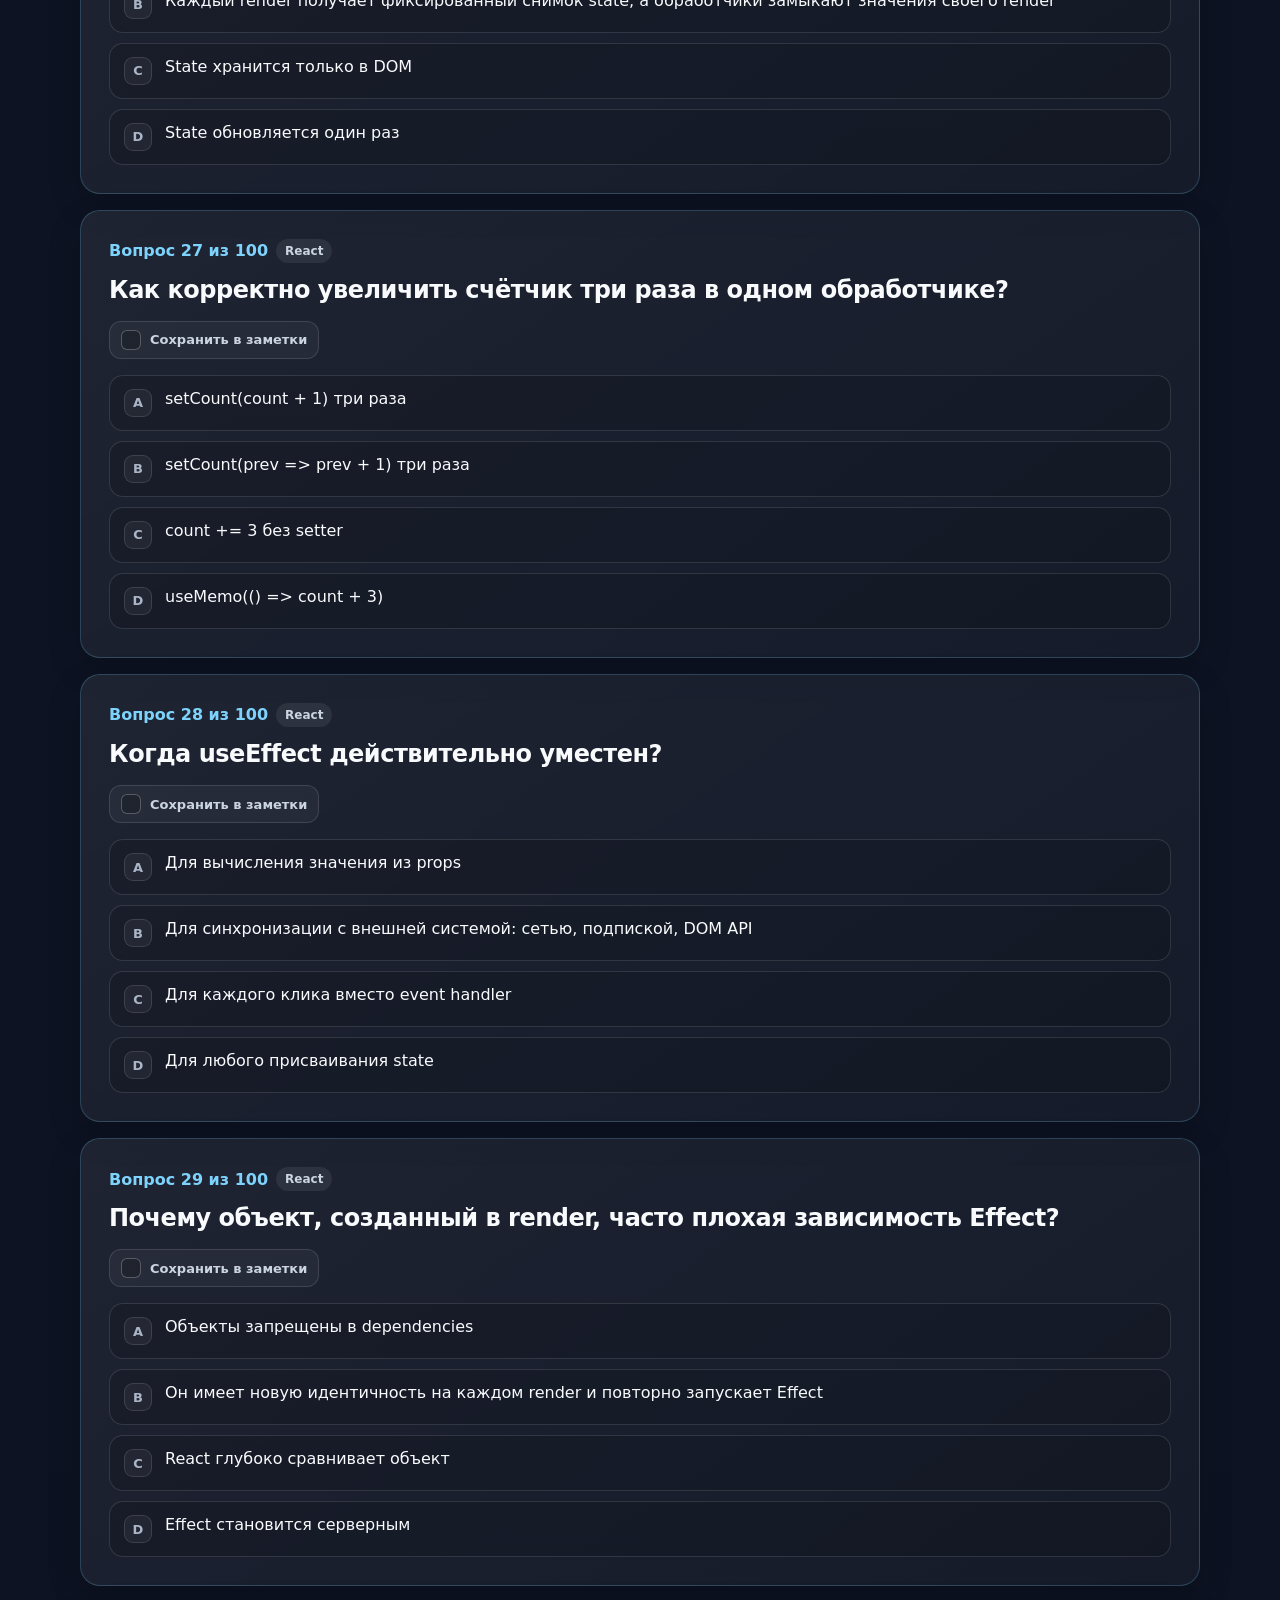
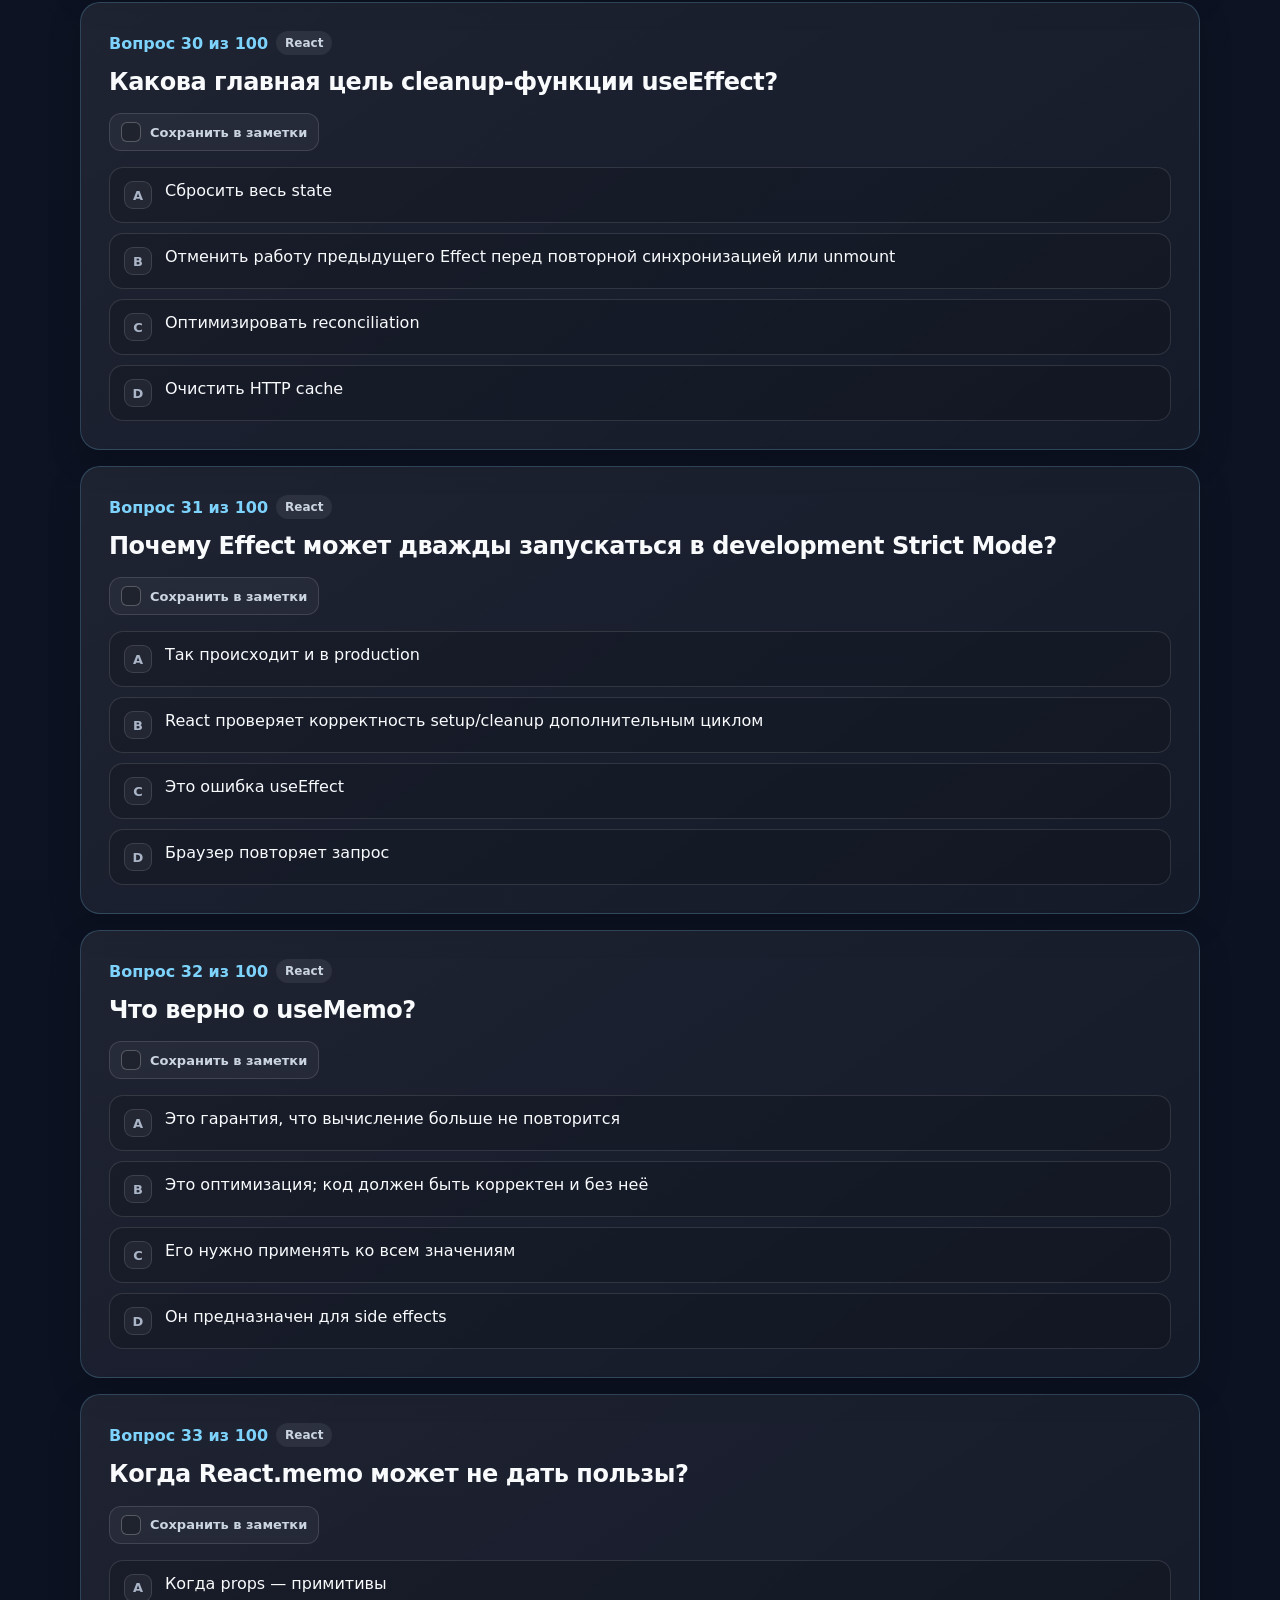
<file: senior-frontend-quiz/index.html>
<!doctype html>
<html lang="ru">
<head>
  <meta charset="utf-8">
  <meta name="viewport" content="width=device-width,initial-scale=1">
  <meta name="theme-color" content="#111827">
  <title>Senior+ Frontend — тест из 100 вопросов</title>
  <meta name="description" content="Интерактивный тест для подготовки Senior+ / Tech Lead Frontend: JavaScript, TypeScript, React, браузер, производительность, архитектура, безопасность и лидерство.">
  <link rel="stylesheet" href="styles.css">
  <style>
    .note-toggle {
      display: inline-flex;
      align-items: center;
      gap: 9px;
      margin: -3px 0 16px;
      padding: 8px 11px;
      border: 1px solid rgba(255,255,255,.12);
      border-radius: 12px;
      color: #cbd5e1;
      background: rgba(255,255,255,.045);
      cursor: pointer;
      font-size: 13px;
      font-weight: 750;
      user-select: none;
    }
    .note-toggle:hover { border-color: rgba(125,211,252,.48); }
    .note-checkbox {
      position: absolute;
      width: 1px;
      height: 1px;
      overflow: hidden;
      clip: rect(0 0 0 0);
      clip-path: inset(50%);
      white-space: nowrap;
    }
    .note-box {
      display: grid;
      place-items: center;
      width: 20px;
      height: 20px;
      border: 1px solid rgba(255,255,255,.25);
      border-radius: 6px;
      color: transparent;
      background: rgba(0,0,0,.18);
      transition: .15s ease;
    }
    .note-checkbox:checked + .note-box {
      border-color: transparent;
      color: #082f49;
      background: #7dd3fc;
      font-weight: 950;
    }
    .note-checkbox:focus-visible + .note-box {
      outline: 3px solid rgba(125,211,252,.45);
      outline-offset: 2px;
    }
    .question.noted { box-shadow: inset 3px 0 0 rgba(125,211,252,.7), 0 12px 34px rgba(0,0,0,.16); }
    .chip-count {
      display: inline-grid;
      min-width: 20px;
      height: 20px;
      margin-left: 4px;
      place-items: center;
      padding: 0 5px;
      border-radius: 999px;
      background: rgba(255,255,255,.13);
      font-size: 11px;
      font-weight: 900;
    }
    .chip.active .chip-count { background: rgba(8,47,73,.15); }
  </style>
</head>
<body>
  <main class="shell">
    <section class="hero">
      <span class="kicker">Senior+ / Tech Lead Frontend</span>
      <h1>Тест из 100 вопросов</h1>
      <p class="lead">JavaScript, TypeScript, React, браузер и HTTP, производительность, архитектура, тестирование, безопасность, доступность и техническое лидерство. Ответ фиксируется с первой попытки.</p>
      <div class="stats" aria-label="Статистика теста">
        <div class="stat"><b id="answeredStat">0/100</b><span>отвечено</span></div>
        <div class="stat"><b id="correctStat">0</b><span>правильно</span></div>
        <div class="stat"><b id="wrongStat">0</b><span>ошибок</span></div>
        <div class="stat"><b id="scoreStat">—</b><span>точность</span></div>
      </div>
      <div class="progress" aria-label="Прогресс"><i id="progressBar"></i></div>
    </section>

    <nav class="toolbar" aria-label="Фильтры теста">
      <div class="filters">
        <button class="chip active" type="button" data-filter="all">Все</button>
        <button class="chip" type="button" data-filter="unanswered">Неотвеченные</button>
        <button class="chip" type="button" data-filter="wrong">Ошибки</button>
        <button class="chip" type="button" data-filter="notes">Заметки <span class="chip-count" id="notesCount">0</span></button>
      </div>
      <button class="action danger" id="resetButton" type="button">Сбросить прогресс</button>
    </nav>

    <section class="question-list" id="questionList" aria-live="polite"></section>
    <div class="empty" id="emptyState">Здесь пока ничего нет.</div>
    <p class="footer">Ответы и заметки хранятся только в localStorage этого браузера. Сброс прогресса удаляет ответы, но сохраняет отмеченные вопросы.</p>
  </main>

  <script>window.QUIZ_QUESTIONS = [];</script>
  <script src="questions-01.js"></script>
  <script src="questions-02.js"></script>
  <script src="questions-03.js"></script>
  <script src="questions-04.js"></script>
  <script src="questions-05.js"></script>
  <script src="app.js"></script>
</body>
</html>
</file>
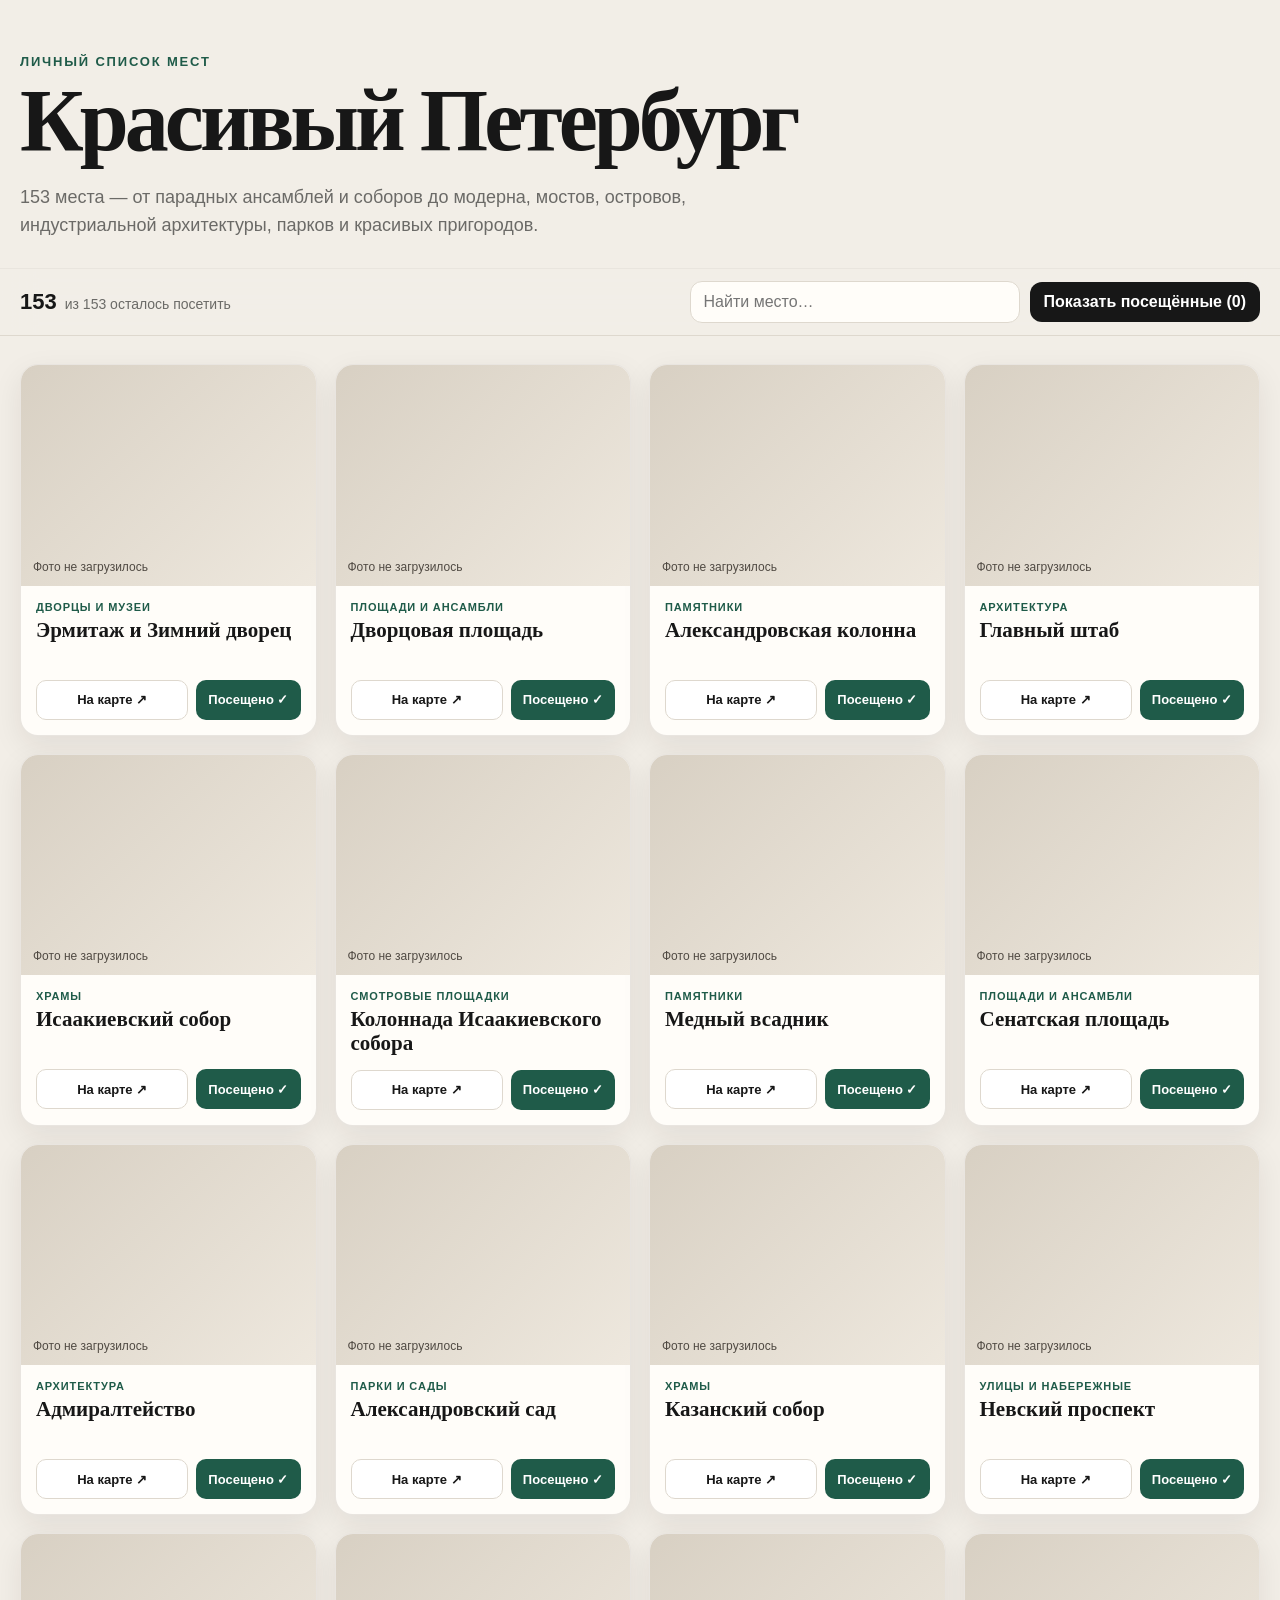
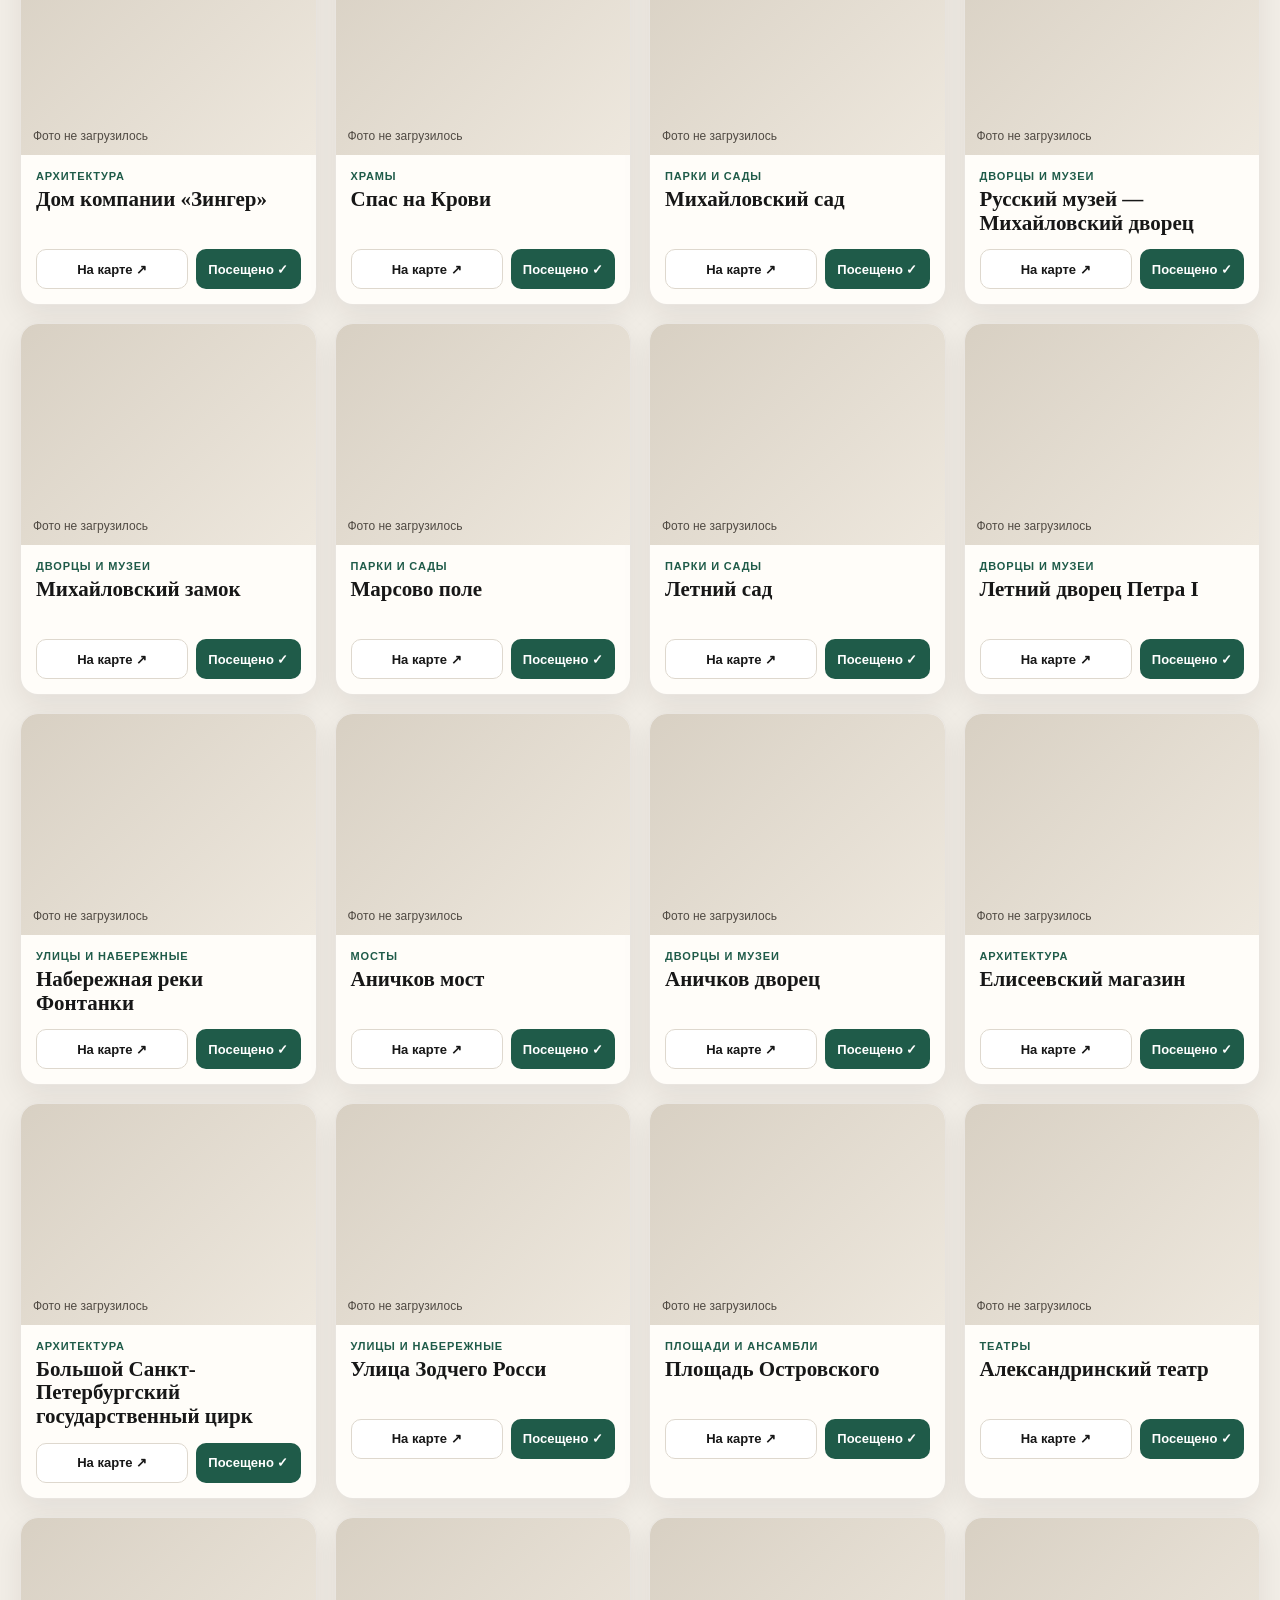
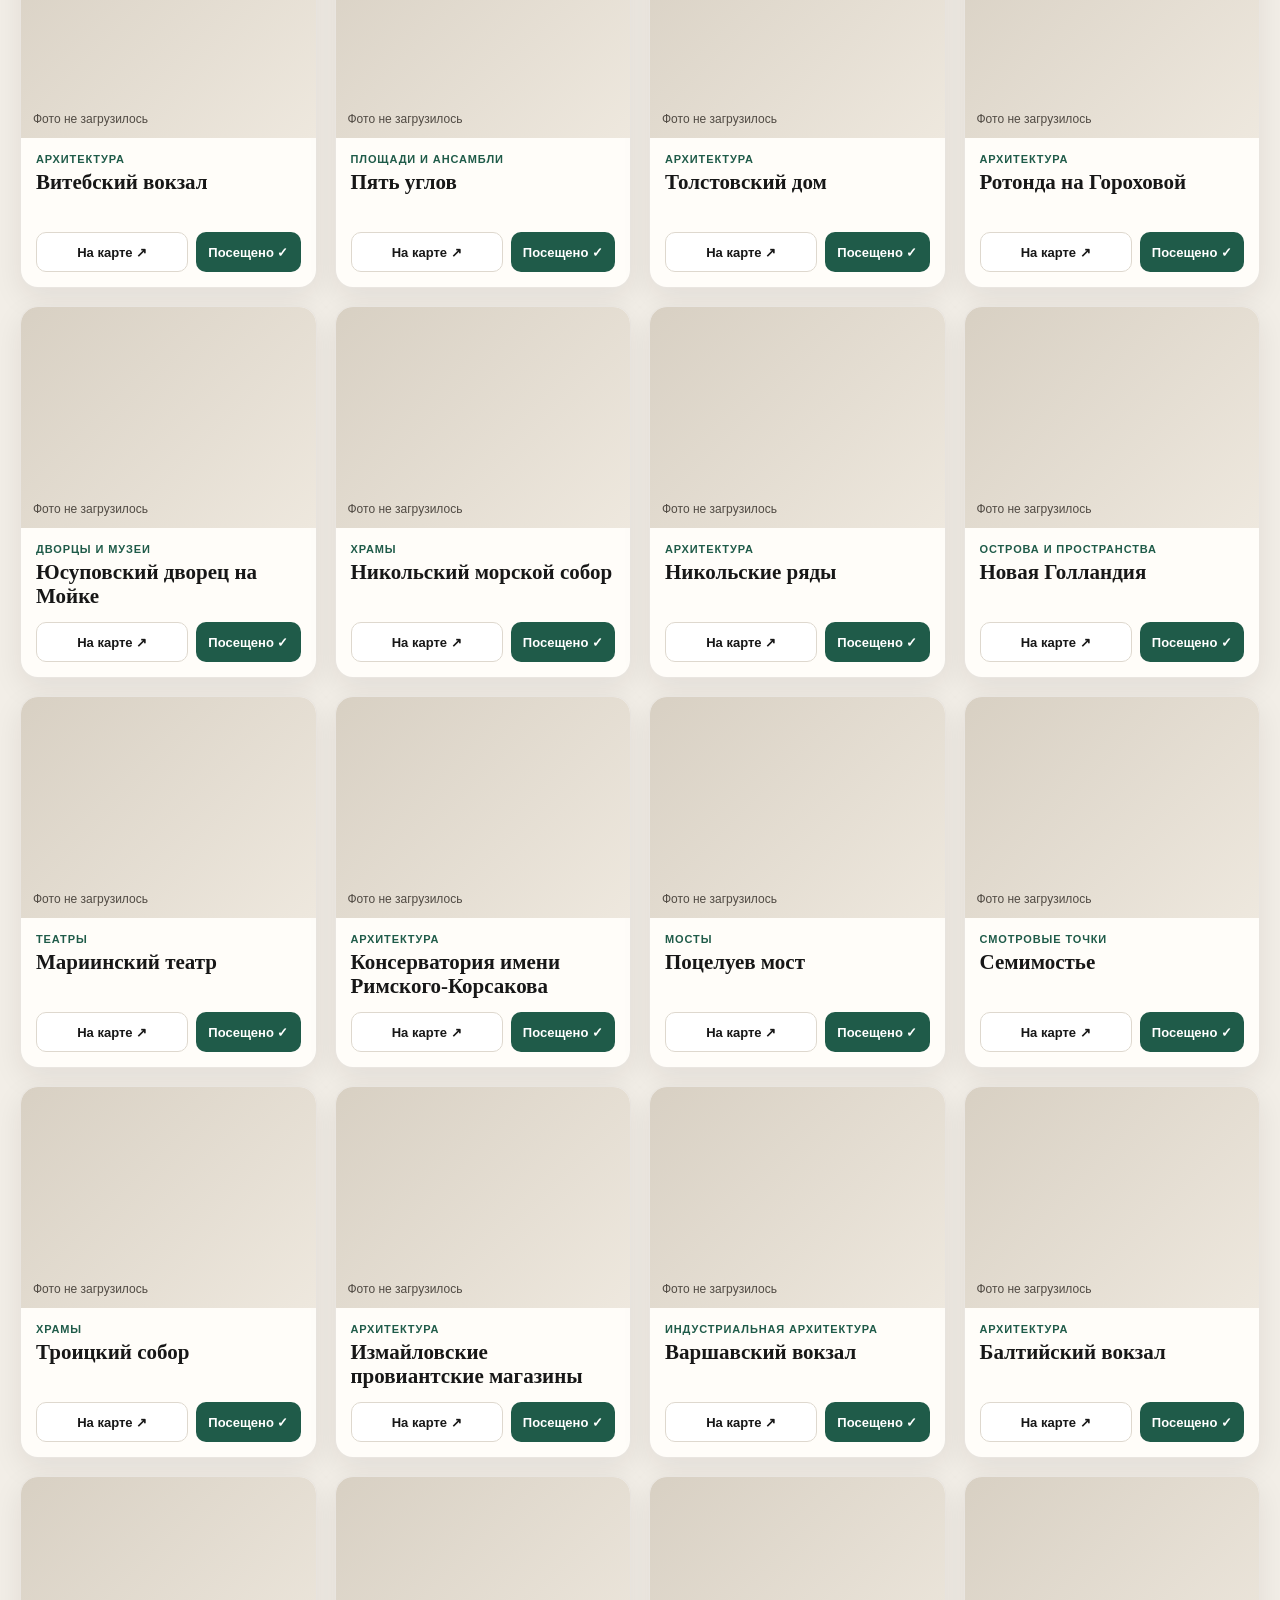
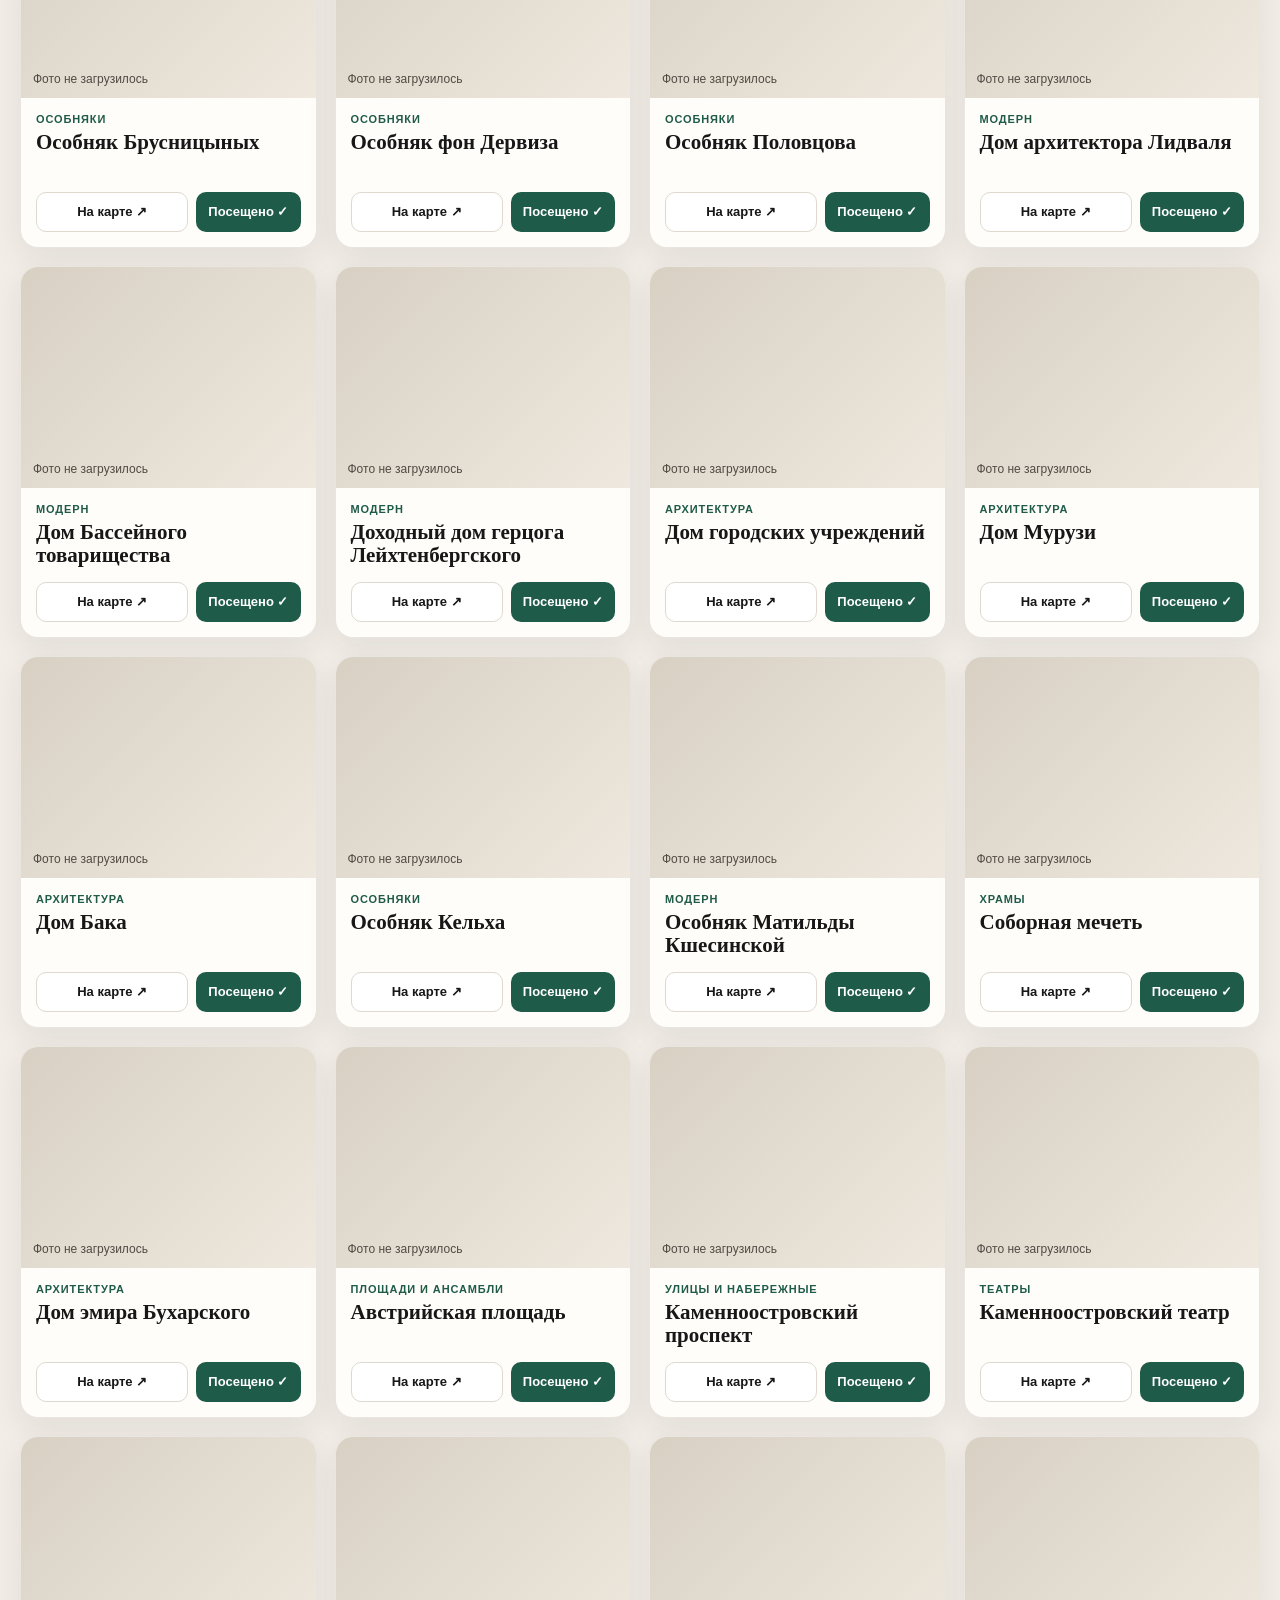
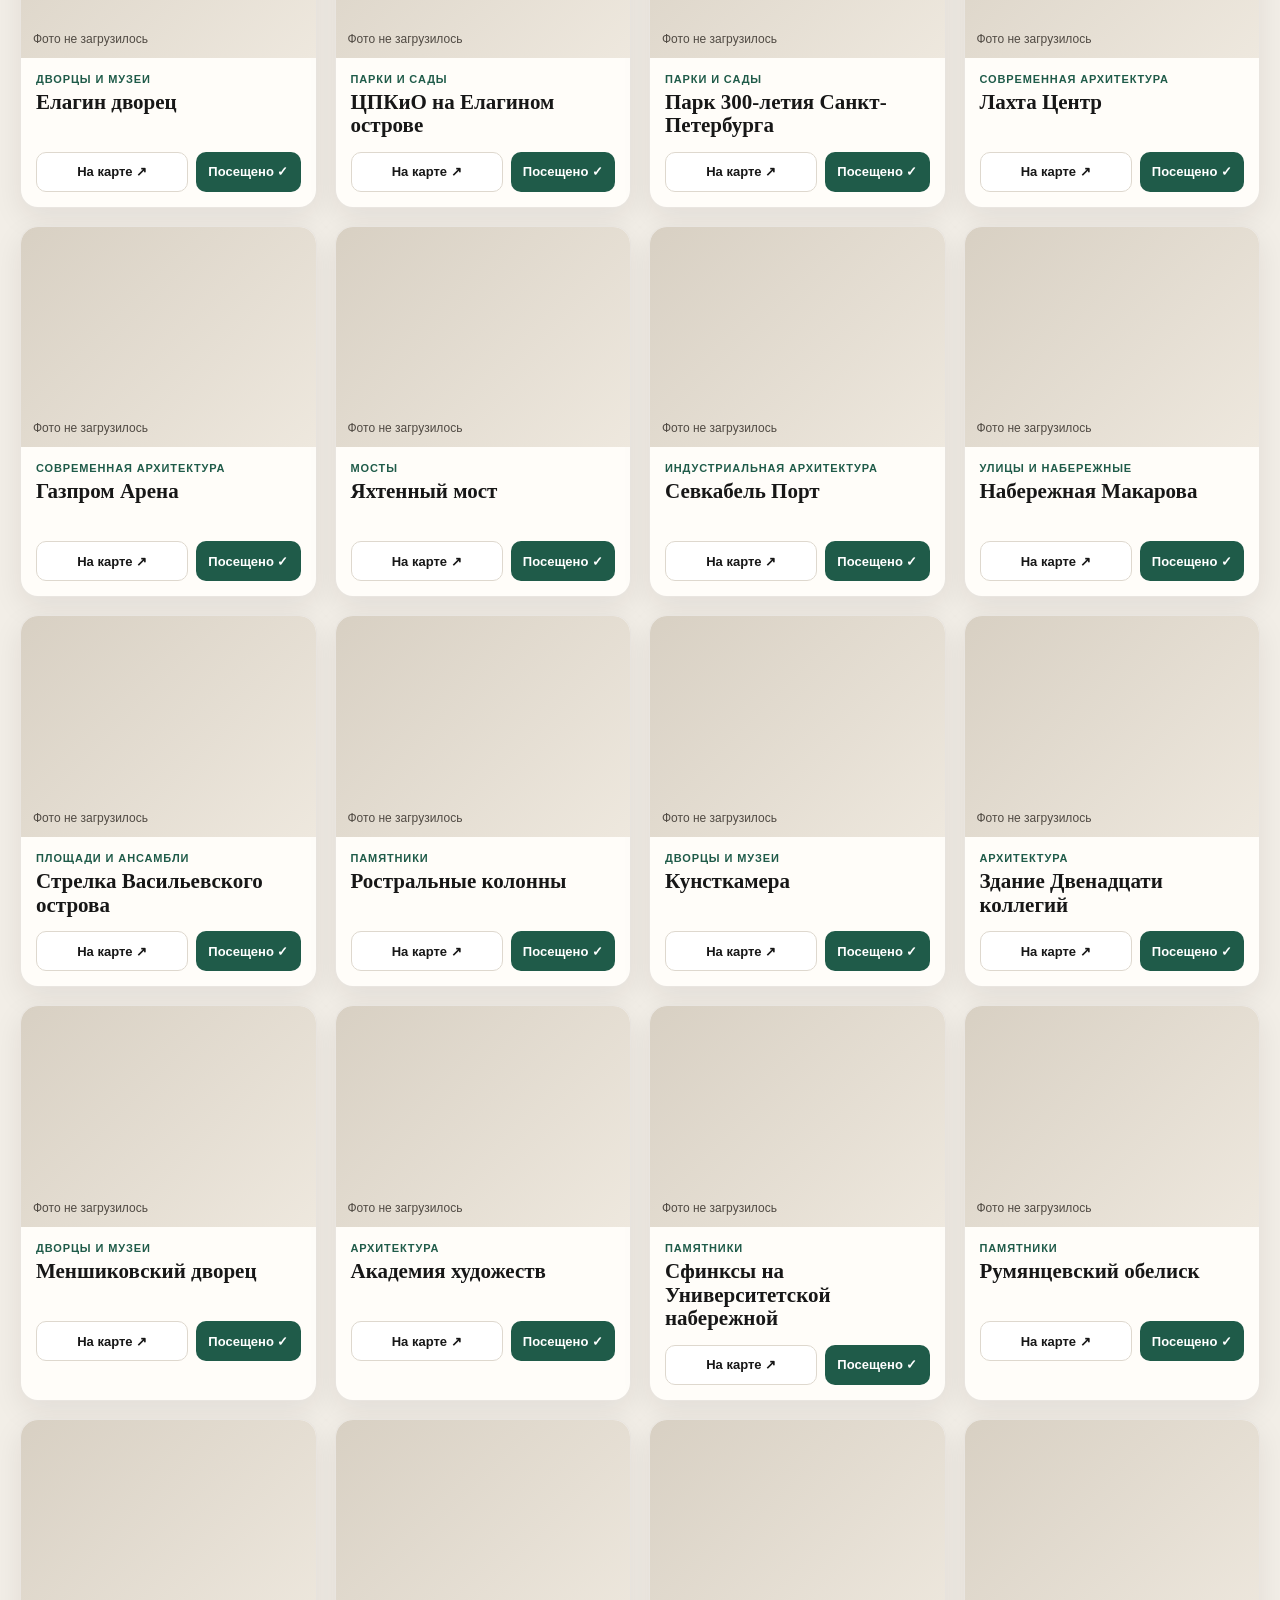
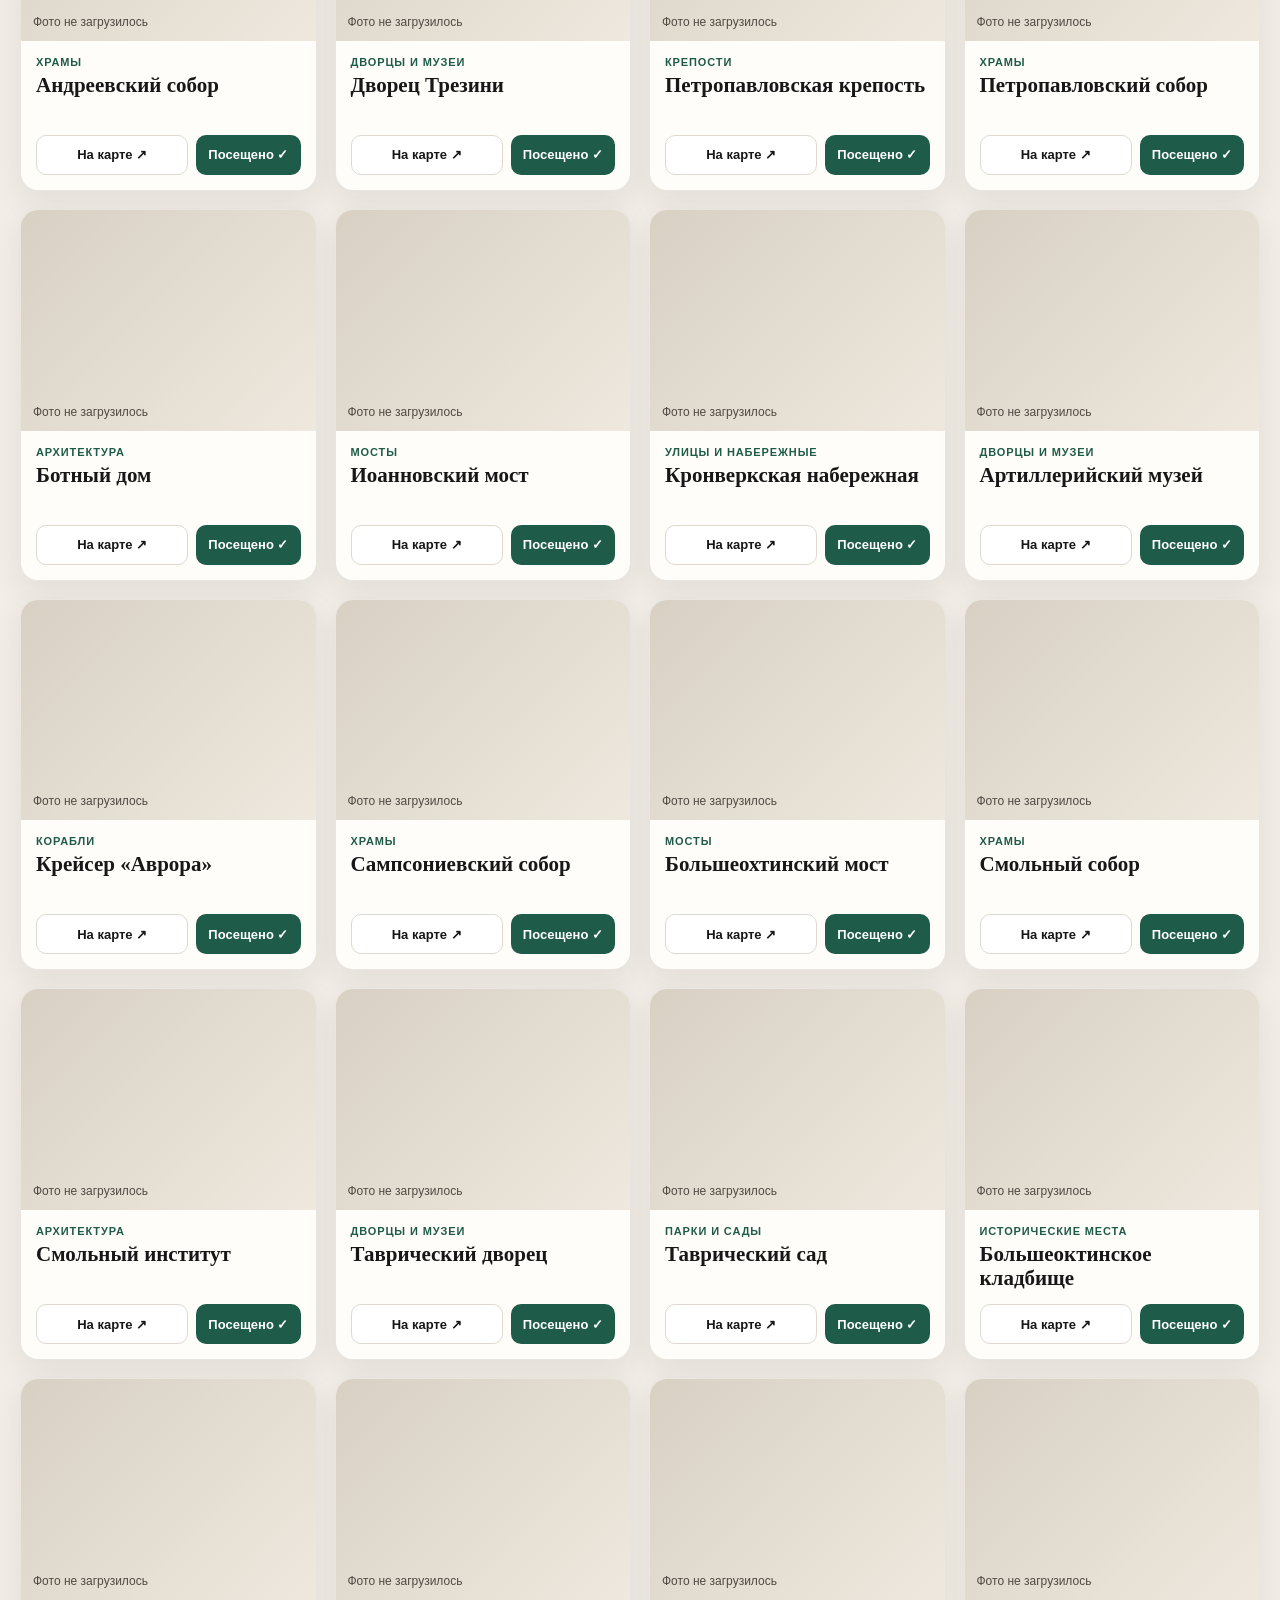
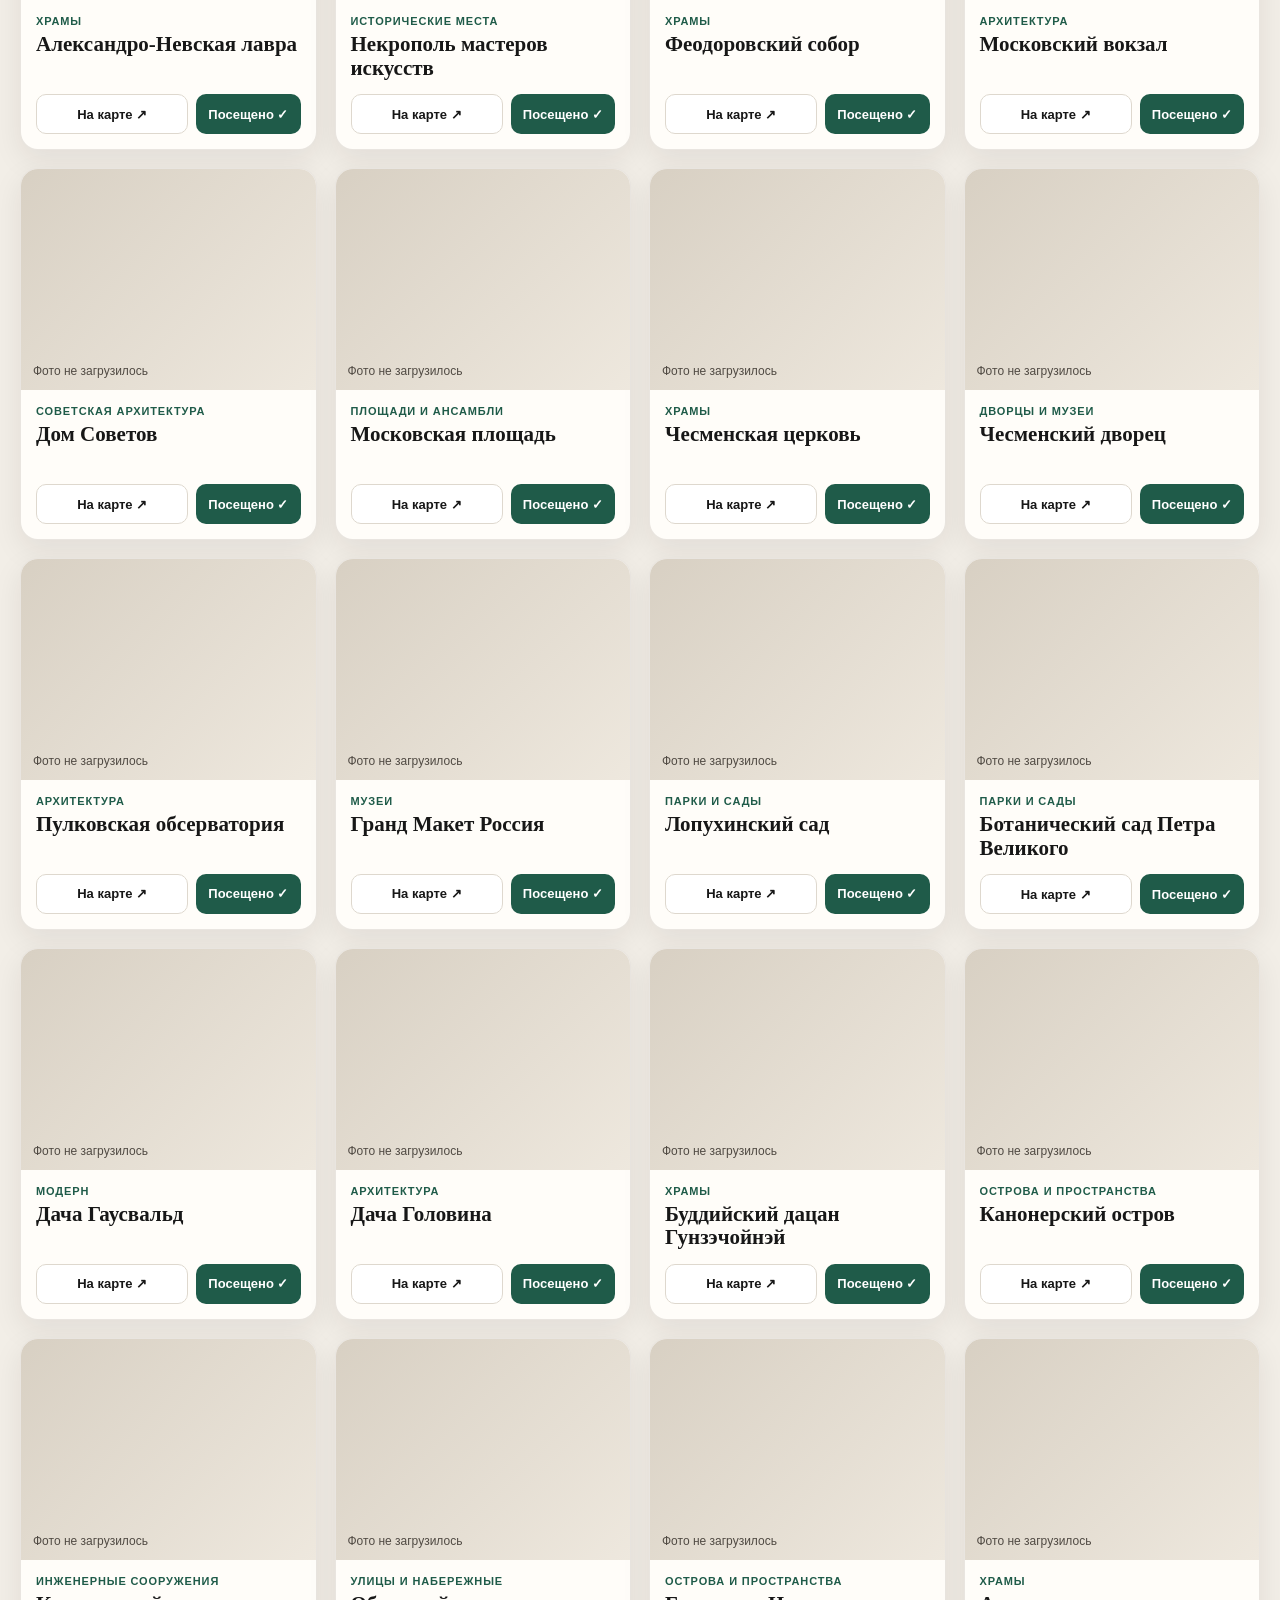
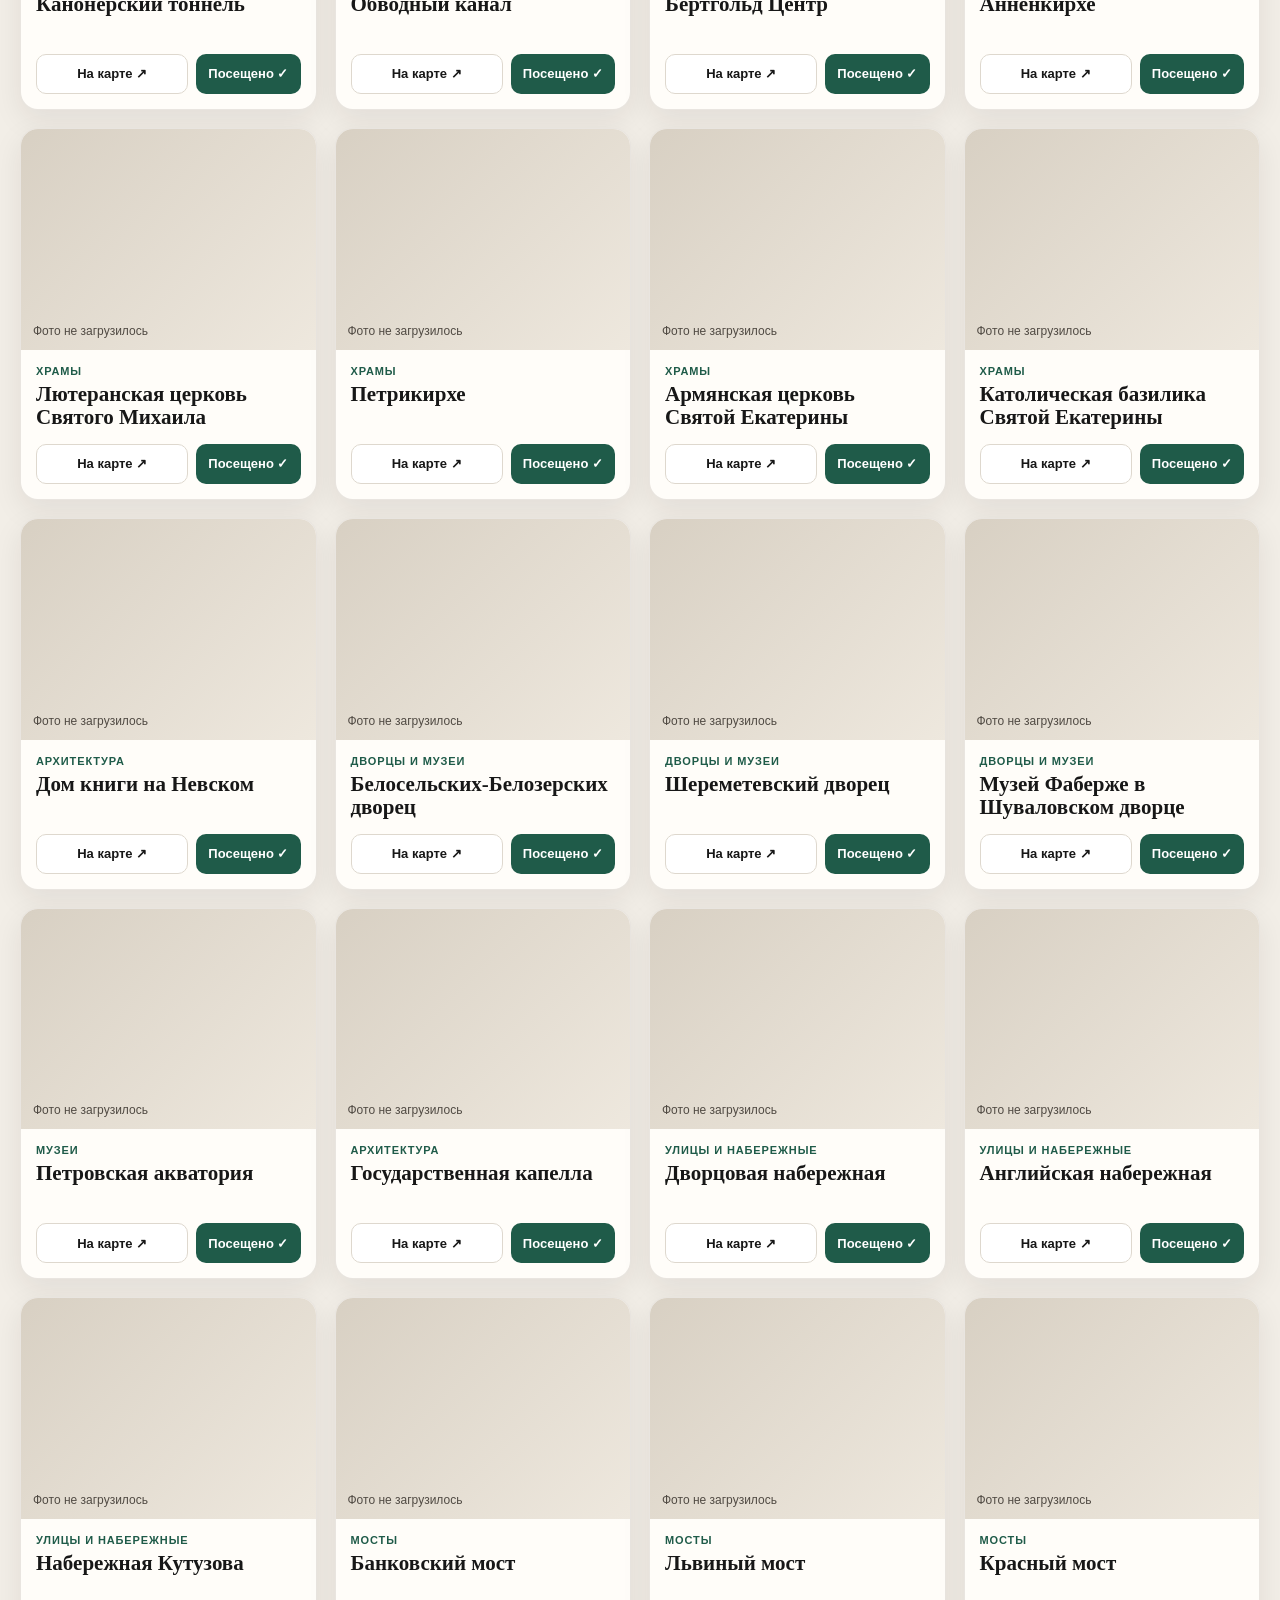
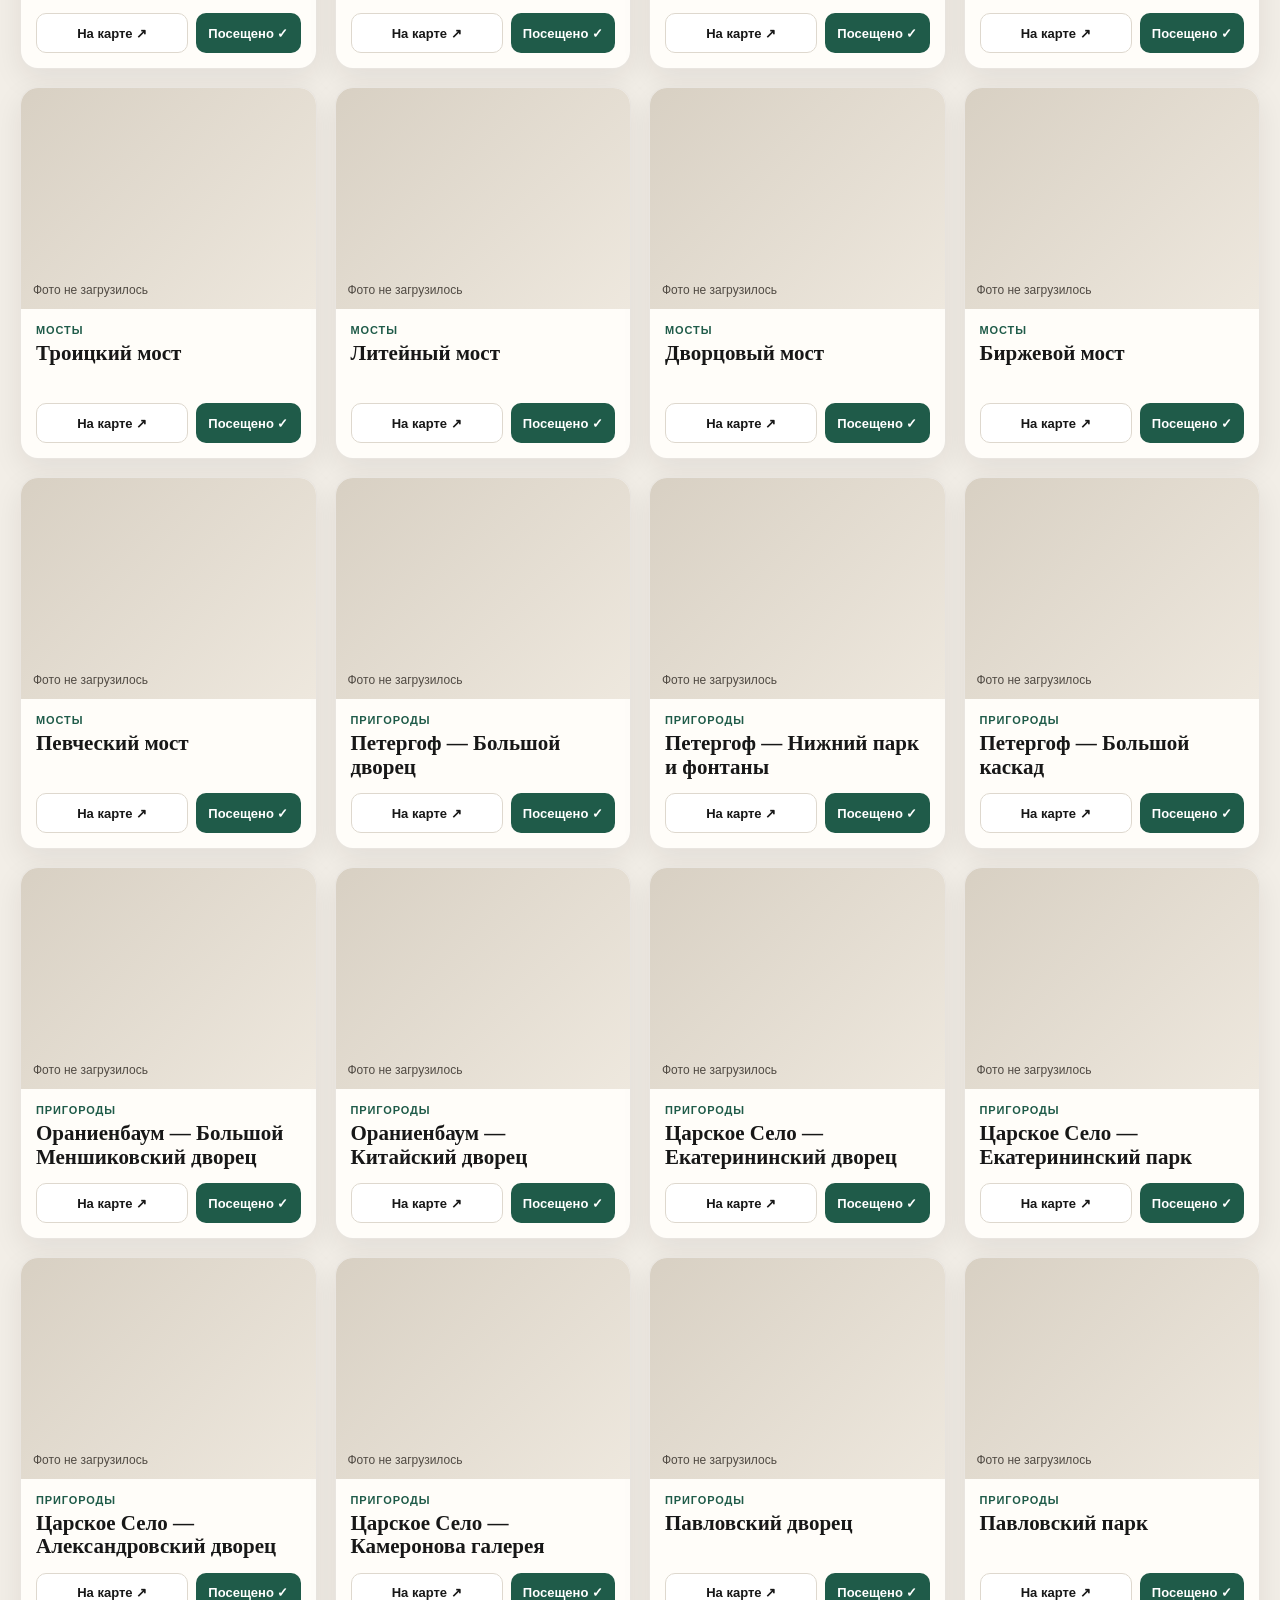
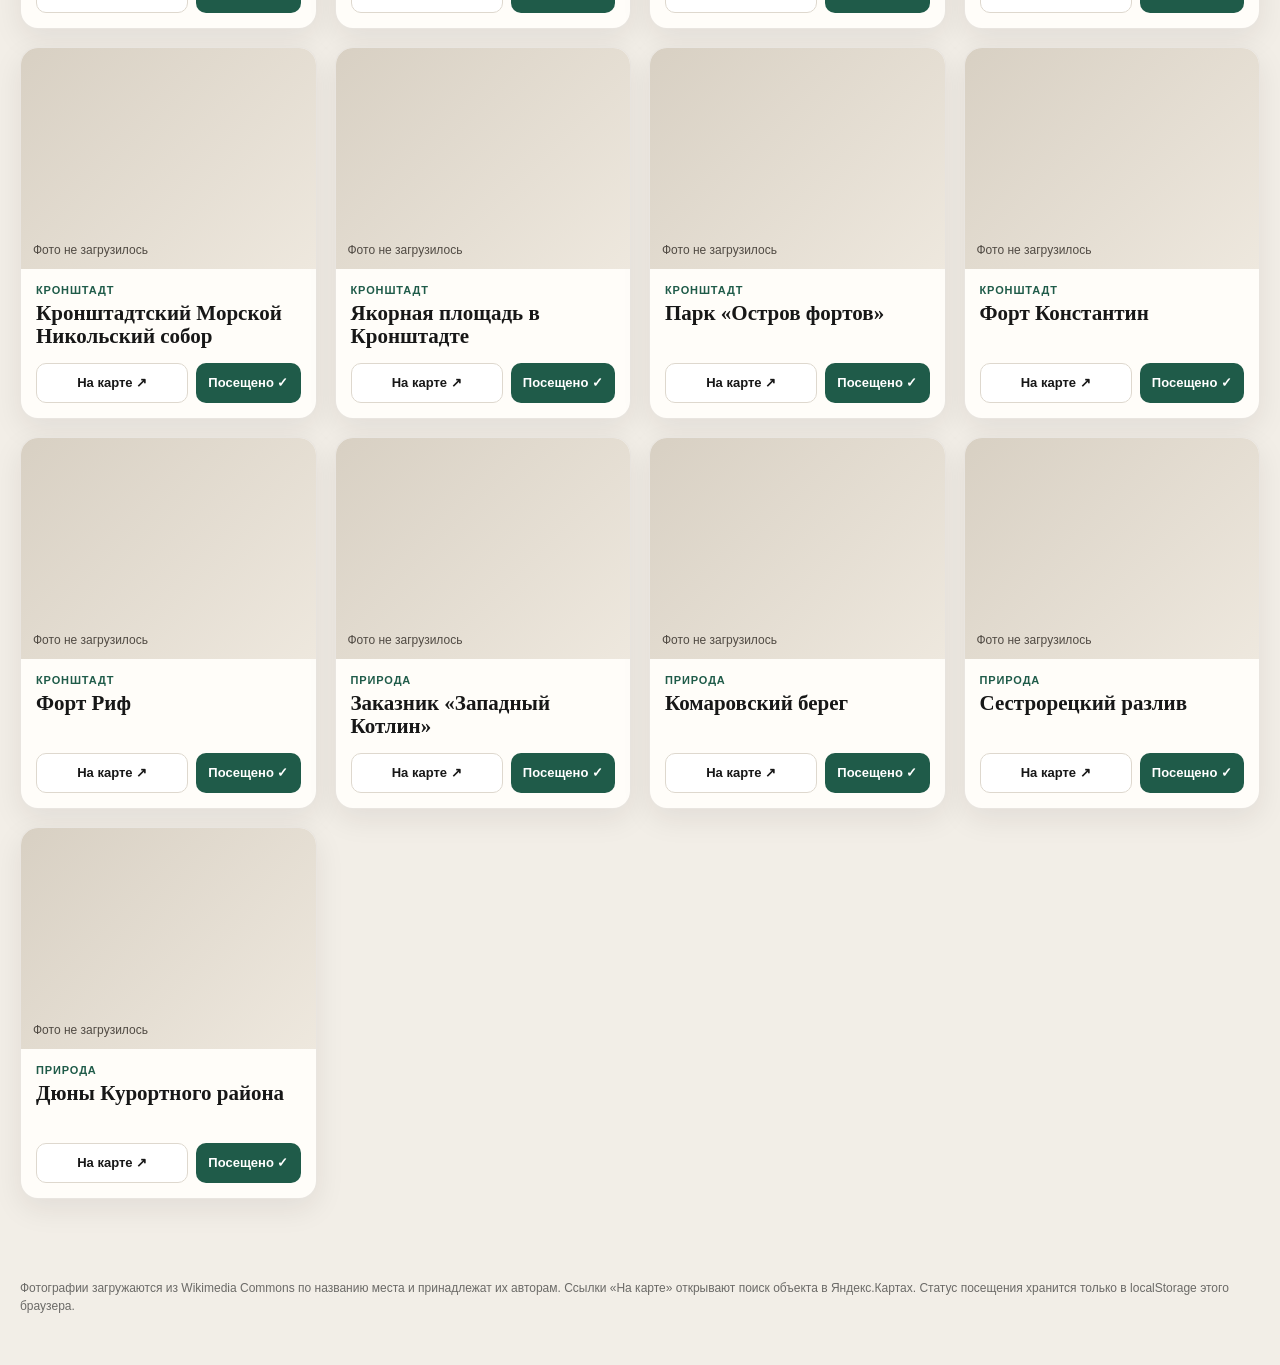
<file: spb-beautiful-places/index.html>
<!doctype html>
<html lang="ru">
<head>
  <meta charset="utf-8">
  <meta name="viewport" content="width=device-width,initial-scale=1,viewport-fit=cover">
  <meta name="theme-color" content="#f2eee7">
  <title>Красивый Петербург — 153 места</title>
  <style>
    :root {
      --bg:#f2eee7; --card:#fffdf9; --text:#171717; --muted:#6b6a67;
      --line:#ded8ce; --accent:#1f5b49; --accent2:#123f34; --visited:#8a7e70;
      --shadow:0 10px 30px rgba(38,31,23,.08);
    }
    *{box-sizing:border-box}
    html{scroll-behavior:smooth}
    body{margin:0;background:var(--bg);color:var(--text);font-family:-apple-system,BlinkMacSystemFont,"Segoe UI",Inter,Roboto,Helvetica,Arial,sans-serif}
    button,a,input{font:inherit}
    .hero{padding:54px 20px 28px;max-width:1320px;margin:auto}
    .eyebrow{font-size:13px;letter-spacing:.14em;text-transform:uppercase;color:var(--accent);font-weight:800;margin-bottom:12px}
    h1{font-family:Georgia,"Times New Roman",serif;font-size:clamp(42px,7vw,88px);line-height:.92;letter-spacing:-.045em;margin:0;max-width:1050px;font-weight:700}
    .lede{max-width:760px;margin:22px 0 0;color:var(--muted);font-size:18px;line-height:1.55}
    .controls-wrap{position:sticky;top:0;z-index:10;padding:12px 20px;background:rgba(242,238,231,.88);backdrop-filter:blur(16px);border-top:1px solid rgba(0,0,0,.04);border-bottom:1px solid var(--line)}
    .controls{max-width:1320px;margin:auto;display:flex;gap:10px;align-items:center;flex-wrap:wrap}
    .stats{margin-right:auto;display:flex;gap:8px;align-items:baseline;white-space:nowrap}
    .stats strong{font-size:22px}
    .stats span{color:var(--muted);font-size:14px}
    .search{min-width:230px;flex:0 1 330px;border:1px solid var(--line);background:var(--card);border-radius:12px;padding:11px 13px;outline:none}
    .search:focus{border-color:var(--accent);box-shadow:0 0 0 3px rgba(31,91,73,.1)}
    .toggle{border:0;border-radius:12px;padding:11px 14px;background:var(--text);color:#fff;font-weight:700;cursor:pointer}
    .toggle.active{background:var(--visited)}
    main{max-width:1320px;margin:0 auto;padding:28px 20px 80px}
    .grid{display:grid;grid-template-columns:repeat(4,minmax(0,1fr));gap:18px}
    .card{background:var(--card);border:1px solid rgba(88,74,57,.13);border-radius:18px;overflow:hidden;box-shadow:var(--shadow);transition:transform .18s ease,opacity .18s ease}
    .card:hover{transform:translateY(-2px)}
    .card.visited{opacity:.58}
    .photo-wrap{position:relative;aspect-ratio:4/3;background:linear-gradient(135deg,#d8d0c3,#eee8de);overflow:hidden}
    .photo{width:100%;height:100%;object-fit:cover;display:block;opacity:0;transition:opacity .25s ease}
    .photo.loaded{opacity:1}
    .photo-status{position:absolute;inset:auto 12px 12px 12px;color:#fff;font-size:12px;text-shadow:0 1px 6px rgba(0,0,0,.65)}
    .photo-credit{position:absolute;right:8px;bottom:8px;padding:3px 6px;border-radius:6px;background:rgba(0,0,0,.55);color:#fff;text-decoration:none;font-size:10px;display:none}
    .photo-credit.show{display:block}
    .body{padding:15px}
    .cat{color:var(--accent);font-size:11px;font-weight:800;text-transform:uppercase;letter-spacing:.08em;margin-bottom:6px}
    .name{font-family:Georgia,"Times New Roman",serif;font-size:21px;line-height:1.12;margin:0 0 14px;min-height:47px}
    .actions{display:flex;gap:8px}
    .map,.visit{display:flex;align-items:center;justify-content:center;min-height:40px;border-radius:10px;text-decoration:none;font-weight:750;font-size:13px;cursor:pointer}
    .map{flex:1;border:1px solid var(--line);color:var(--text);background:#fff}
    .visit{border:0;padding:0 12px;background:var(--accent);color:#fff}
    .visited .visit{background:#ece7de;color:#433d36}
    .empty{display:none;text-align:center;padding:80px 20px;color:var(--muted);font-size:18px}
    footer{max-width:1320px;margin:auto;padding:0 20px 50px;color:var(--muted);font-size:12px;line-height:1.5}
    @media(max-width:1050px){.grid{grid-template-columns:repeat(3,minmax(0,1fr))}}
    @media(max-width:760px){.hero{padding-top:34px}.grid{grid-template-columns:repeat(2,minmax(0,1fr));gap:12px}.controls{align-items:stretch}.stats{width:100%}.search{flex:1;min-width:0}.toggle{white-space:nowrap}}
    @media(max-width:520px){.grid{grid-template-columns:1fr}.name{min-height:auto}.lede{font-size:16px}.controls-wrap{padding-left:12px;padding-right:12px}main{padding-left:12px;padding-right:12px}}
  </style>
</head>
<body>
  <header class="hero">
    <div class="eyebrow">Личный список мест</div>
    <h1>Красивый Петербург</h1>
    <p class="lede">153 места — от парадных ансамблей и соборов до модерна, мостов, островов, индустриальной архитектуры, парков и красивых пригородов.</p>
  </header>

  <div class="controls-wrap">
    <div class="controls">
      <div class="stats"><strong id="remainingCount">153</strong><span id="statsText">осталось посетить</span></div>
      <input id="search" class="search" type="search" placeholder="Найти место…" aria-label="Найти место">
      <button id="toggleVisited" class="toggle" type="button">Показать посещённые</button>
    </div>
  </div>

  <main>
    <div id="grid" class="grid"></div>
    <div id="empty" class="empty">Ничего не найдено.</div>
  </main>

  <footer>
    Фотографии загружаются из Wikimedia Commons по названию места и принадлежат их авторам. Ссылки «На карте» открывают поиск объекта в Яндекс.Картах. Статус посещения хранится только в localStorage этого браузера.
  </footer>

<script>
const PLACES = [{"id":1,"name":"Эрмитаж и Зимний дворец","category":"Дворцы и музеи"},{"id":2,"name":"Дворцовая площадь","category":"Площади и ансамбли"},{"id":3,"name":"Александровская колонна","category":"Памятники"},{"id":4,"name":"Главный штаб","category":"Архитектура"},{"id":5,"name":"Исаакиевский собор","category":"Храмы"},{"id":6,"name":"Колоннада Исаакиевского собора","category":"Смотровые площадки"},{"id":7,"name":"Медный всадник","category":"Памятники"},{"id":8,"name":"Сенатская площадь","category":"Площади и ансамбли"},{"id":9,"name":"Адмиралтейство","category":"Архитектура"},{"id":10,"name":"Александровский сад","category":"Парки и сады"},{"id":11,"name":"Казанский собор","category":"Храмы"},{"id":12,"name":"Невский проспект","category":"Улицы и набережные"},{"id":13,"name":"Дом компании «Зингер»","category":"Архитектура"},{"id":14,"name":"Спас на Крови","category":"Храмы"},{"id":15,"name":"Михайловский сад","category":"Парки и сады"},{"id":16,"name":"Русский музей — Михайловский дворец","category":"Дворцы и музеи"},{"id":17,"name":"Михайловский замок","category":"Дворцы и музеи"},{"id":18,"name":"Марсово поле","category":"Парки и сады"},{"id":19,"name":"Летний сад","category":"Парки и сады"},{"id":20,"name":"Летний дворец Петра I","category":"Дворцы и музеи"},{"id":21,"name":"Набережная реки Фонтанки","category":"Улицы и набережные"},{"id":22,"name":"Аничков мост","category":"Мосты"},{"id":23,"name":"Аничков дворец","category":"Дворцы и музеи"},{"id":24,"name":"Елисеевский магазин","category":"Архитектура"},{"id":25,"name":"Большой Санкт-Петербургский государственный цирк","category":"Архитектура"},{"id":26,"name":"Улица Зодчего Росси","category":"Улицы и набережные"},{"id":27,"name":"Площадь Островского","category":"Площади и ансамбли"},{"id":28,"name":"Александринский театр","category":"Театры"},{"id":29,"name":"Витебский вокзал","category":"Архитектура"},{"id":30,"name":"Пять углов","category":"Площади и ансамбли"},{"id":31,"name":"Толстовский дом","category":"Архитектура"},{"id":32,"name":"Ротонда на Гороховой","category":"Архитектура"},{"id":33,"name":"Юсуповский дворец на Мойке","category":"Дворцы и музеи"},{"id":34,"name":"Никольский морской собор","category":"Храмы"},{"id":35,"name":"Никольские ряды","category":"Архитектура"},{"id":36,"name":"Новая Голландия","category":"Острова и пространства"},{"id":37,"name":"Мариинский театр","category":"Театры"},{"id":38,"name":"Консерватория имени Римского-Корсакова","category":"Архитектура"},{"id":39,"name":"Поцелуев мост","category":"Мосты"},{"id":40,"name":"Семимостье","category":"Смотровые точки"},{"id":41,"name":"Троицкий собор","category":"Храмы"},{"id":42,"name":"Измайловские провиантские магазины","category":"Архитектура"},{"id":43,"name":"Варшавский вокзал","category":"Индустриальная архитектура"},{"id":44,"name":"Балтийский вокзал","category":"Архитектура"},{"id":45,"name":"Особняк Брусницыных","category":"Особняки"},{"id":46,"name":"Особняк фон Дервиза","category":"Особняки"},{"id":47,"name":"Особняк Половцова","category":"Особняки"},{"id":48,"name":"Дом архитектора Лидваля","category":"Модерн"},{"id":49,"name":"Дом Бассейного товарищества","category":"Модерн"},{"id":50,"name":"Доходный дом герцога Лейхтенбергского","category":"Модерн"},{"id":51,"name":"Дом городских учреждений","category":"Архитектура"},{"id":52,"name":"Дом Мурузи","category":"Архитектура"},{"id":53,"name":"Дом Бака","category":"Архитектура"},{"id":54,"name":"Особняк Кельха","category":"Особняки"},{"id":55,"name":"Особняк Матильды Кшесинской","category":"Модерн"},{"id":56,"name":"Соборная мечеть","category":"Храмы"},{"id":57,"name":"Дом эмира Бухарского","category":"Архитектура"},{"id":58,"name":"Австрийская площадь","category":"Площади и ансамбли"},{"id":59,"name":"Каменноостровский проспект","category":"Улицы и набережные"},{"id":60,"name":"Каменноостровский театр","category":"Театры"},{"id":61,"name":"Елагин дворец","category":"Дворцы и музеи"},{"id":62,"name":"ЦПКиО на Елагином острове","category":"Парки и сады"},{"id":63,"name":"Парк 300-летия Санкт-Петербурга","category":"Парки и сады"},{"id":64,"name":"Лахта Центр","category":"Современная архитектура"},{"id":65,"name":"Газпром Арена","category":"Современная архитектура"},{"id":66,"name":"Яхтенный мост","category":"Мосты"},{"id":67,"name":"Севкабель Порт","category":"Индустриальная архитектура"},{"id":68,"name":"Набережная Макарова","category":"Улицы и набережные"},{"id":69,"name":"Стрелка Васильевского острова","category":"Площади и ансамбли"},{"id":70,"name":"Ростральные колонны","category":"Памятники"},{"id":71,"name":"Кунсткамера","category":"Дворцы и музеи"},{"id":72,"name":"Здание Двенадцати коллегий","category":"Архитектура"},{"id":73,"name":"Меншиковский дворец","category":"Дворцы и музеи"},{"id":74,"name":"Академия художеств","category":"Архитектура"},{"id":75,"name":"Сфинксы на Университетской набережной","category":"Памятники"},{"id":76,"name":"Румянцевский обелиск","category":"Памятники"},{"id":77,"name":"Андреевский собор","category":"Храмы"},{"id":78,"name":"Дворец Трезини","category":"Дворцы и музеи"},{"id":79,"name":"Петропавловская крепость","category":"Крепости"},{"id":80,"name":"Петропавловский собор","category":"Храмы"},{"id":81,"name":"Ботный дом","category":"Архитектура"},{"id":82,"name":"Иоанновский мост","category":"Мосты"},{"id":83,"name":"Кронверкская набережная","category":"Улицы и набережные"},{"id":84,"name":"Артиллерийский музей","category":"Дворцы и музеи"},{"id":85,"name":"Крейсер «Аврора»","category":"Корабли"},{"id":86,"name":"Сампсониевский собор","category":"Храмы"},{"id":87,"name":"Большеохтинский мост","category":"Мосты"},{"id":88,"name":"Смольный собор","category":"Храмы"},{"id":89,"name":"Смольный институт","category":"Архитектура"},{"id":90,"name":"Таврический дворец","category":"Дворцы и музеи"},{"id":91,"name":"Таврический сад","category":"Парки и сады"},{"id":92,"name":"Большеоктинское кладбище","category":"Исторические места"},{"id":93,"name":"Александро-Невская лавра","category":"Храмы"},{"id":94,"name":"Некрополь мастеров искусств","category":"Исторические места"},{"id":95,"name":"Феодоровский собор","category":"Храмы"},{"id":96,"name":"Московский вокзал","category":"Архитектура"},{"id":97,"name":"Дом Советов","category":"Советская архитектура"},{"id":98,"name":"Московская площадь","category":"Площади и ансамбли"},{"id":99,"name":"Чесменская церковь","category":"Храмы"},{"id":100,"name":"Чесменский дворец","category":"Дворцы и музеи"},{"id":101,"name":"Пулковская обсерватория","category":"Архитектура"},{"id":102,"name":"Гранд Макет Россия","category":"Музеи"},{"id":103,"name":"Лопухинский сад","category":"Парки и сады"},{"id":104,"name":"Ботанический сад Петра Великого","category":"Парки и сады"},{"id":105,"name":"Дача Гаусвальд","category":"Модерн"},{"id":106,"name":"Дача Головина","category":"Архитектура"},{"id":107,"name":"Буддийский дацан Гунзэчойнэй","category":"Храмы"},{"id":108,"name":"Канонерский остров","category":"Острова и пространства"},{"id":109,"name":"Канонерский тоннель","category":"Инженерные сооружения"},{"id":110,"name":"Обводный канал","category":"Улицы и набережные"},{"id":111,"name":"Бертгольд Центр","category":"Острова и пространства"},{"id":112,"name":"Анненкирхе","category":"Храмы"},{"id":113,"name":"Лютеранская церковь Святого Михаила","category":"Храмы"},{"id":114,"name":"Петрикирхе","category":"Храмы"},{"id":115,"name":"Армянская церковь Святой Екатерины","category":"Храмы"},{"id":116,"name":"Католическая базилика Святой Екатерины","category":"Храмы"},{"id":117,"name":"Дом книги на Невском","category":"Архитектура"},{"id":118,"name":"Белосельских-Белозерских дворец","category":"Дворцы и музеи"},{"id":119,"name":"Шереметевский дворец","category":"Дворцы и музеи"},{"id":120,"name":"Музей Фаберже в Шуваловском дворце","category":"Дворцы и музеи"},{"id":121,"name":"Петровская акватория","category":"Музеи"},{"id":122,"name":"Государственная капелла","category":"Архитектура"},{"id":123,"name":"Дворцовая набережная","category":"Улицы и набережные"},{"id":124,"name":"Английская набережная","category":"Улицы и набережные"},{"id":125,"name":"Набережная Кутузова","category":"Улицы и набережные"},{"id":126,"name":"Банковский мост","category":"Мосты"},{"id":127,"name":"Львиный мост","category":"Мосты"},{"id":128,"name":"Красный мост","category":"Мосты"},{"id":129,"name":"Троицкий мост","category":"Мосты"},{"id":130,"name":"Литейный мост","category":"Мосты"},{"id":131,"name":"Дворцовый мост","category":"Мосты"},{"id":132,"name":"Биржевой мост","category":"Мосты"},{"id":133,"name":"Певческий мост","category":"Мосты"},{"id":134,"name":"Петергоф — Большой дворец","category":"Пригороды"},{"id":135,"name":"Петергоф — Нижний парк и фонтаны","category":"Пригороды"},{"id":136,"name":"Петергоф — Большой каскад","category":"Пригороды"},{"id":137,"name":"Ораниенбаум — Большой Меншиковский дворец","category":"Пригороды"},{"id":138,"name":"Ораниенбаум — Китайский дворец","category":"Пригороды"},{"id":139,"name":"Царское Село — Екатерининский дворец","category":"Пригороды"},{"id":140,"name":"Царское Село — Екатерининский парк","category":"Пригороды"},{"id":141,"name":"Царское Село — Александровский дворец","category":"Пригороды"},{"id":142,"name":"Царское Село — Камеронова галерея","category":"Пригороды"},{"id":143,"name":"Павловский дворец","category":"Пригороды"},{"id":144,"name":"Павловский парк","category":"Пригороды"},{"id":145,"name":"Кронштадтский Морской Никольский собор","category":"Кронштадт"},{"id":146,"name":"Якорная площадь в Кронштадте","category":"Кронштадт"},{"id":147,"name":"Парк «Остров фортов»","category":"Кронштадт"},{"id":148,"name":"Форт Константин","category":"Кронштадт"},{"id":149,"name":"Форт Риф","category":"Кронштадт"},{"id":150,"name":"Заказник «Западный Котлин»","category":"Природа"},{"id":151,"name":"Комаровский берег","category":"Природа"},{"id":152,"name":"Сестрорецкий разлив","category":"Природа"},{"id":153,"name":"Дюны Курортного района","category":"Природа"}];
const STORAGE_KEY = "spb-beautiful-places.visited.v1";

let visited = new Set(JSON.parse(localStorage.getItem(STORAGE_KEY) || "[]"));
let showVisited = false;
let searchText = "";

const grid = document.getElementById("grid");
const empty = document.getElementById("empty");
const remainingCount = document.getElementById("remainingCount");
const statsText = document.getElementById("statsText");
const toggleVisited = document.getElementById("toggleVisited");
const searchInput = document.getElementById("search");

function saveVisited() {
  localStorage.setItem(STORAGE_KEY, JSON.stringify([...visited]));
}

function yandexUrl(place) {
  const suffix = /Петергоф|Ораниенбаум|Царское Село|Павловск|Кронштадт|Комаров|Сестрорецк|Котлин/i.test(place.name) ? "" : ", Санкт-Петербург";
  return "https://yandex.ru/maps/?text=" + encodeURIComponent(place.name + suffix);
}

function visiblePlaces() {
  const q = searchText.trim().toLocaleLowerCase("ru");
  return PLACES.filter(p => {
    if (!showVisited && visited.has(p.id)) return false;
    if (!q) return true;
    return (p.name + " " + p.category).toLocaleLowerCase("ru").includes(q);
  });
}

function cardTemplate(p) {
  const isVisited = visited.has(p.id);
  return `
    <article class="card ${isVisited ? "visited" : ""}" data-id="${p.id}">
      <div class="photo-wrap">
        <img class="photo" alt="Фото: ${escapeHtml(p.name)}" loading="lazy" data-photo-query="${escapeHtml(p.name)} Санкт-Петербург">
        <span class="photo-status">Загружаем фото…</span>
        <a class="photo-credit" target="_blank" rel="noopener noreferrer">Wikimedia Commons</a>
      </div>
      <div class="body">
        <div class="cat">${escapeHtml(p.category)}</div>
        <h2 class="name">${escapeHtml(p.name)}</h2>
        <div class="actions">
          <a class="map" href="${yandexUrl(p)}" target="_blank" rel="noopener noreferrer">На карте ↗</a>
          <button class="visit" type="button" data-visit="${p.id}">${isVisited ? "Вернуть" : "Посещено ✓"}</button>
        </div>
      </div>
    </article>`;
}

function escapeHtml(s) {
  return String(s).replace(/[&<>"']/g, ch => ({"&":"&amp;","<":"&lt;",">":"&gt;",'"':"&quot;","'":"&#39;"}[ch]));
}

function updateStats() {
  const remaining = PLACES.length - visited.size;
  remainingCount.textContent = remaining;
  statsText.textContent = `из ${PLACES.length} осталось посетить`;
  toggleVisited.textContent = showVisited ? `Скрыть посещённые (${visited.size})` : `Показать посещённые (${visited.size})`;
  toggleVisited.classList.toggle("active", showVisited);
}

function render() {
  const list = visiblePlaces();
  grid.innerHTML = list.map(cardTemplate).join("");
  empty.style.display = list.length ? "none" : "block";
  updateStats();
  observePhotos();
}

async function loadCommonsPhoto(img) {
  if (img.dataset.loading || img.src) return;
  img.dataset.loading = "1";
  const wrap = img.closest(".photo-wrap");
  const status = wrap.querySelector(".photo-status");
  const credit = wrap.querySelector(".photo-credit");
  const query = img.dataset.photoQuery;

  try {
    const api = new URL("https://commons.wikimedia.org/w/api.php");
    api.searchParams.set("action","query");
    api.searchParams.set("format","json");
    api.searchParams.set("origin","*");
    api.searchParams.set("generator","search");
    api.searchParams.set("gsrsearch",query);
    api.searchParams.set("gsrnamespace","6");
    api.searchParams.set("gsrlimit","8");
    api.searchParams.set("prop","imageinfo");
    api.searchParams.set("iiprop","url|mime");
    api.searchParams.set("iiurlwidth","900");

    const res = await fetch(api);
    const json = await res.json();
    const pages = Object.values(json?.query?.pages || {})
      .filter(p => p.imageinfo?.[0] && /^image\//.test(p.imageinfo[0].mime || ""))
      .sort((a,b) => (a.index ?? 99) - (b.index ?? 99));

    if (!pages.length) throw new Error("no image");
    const page = pages[0];
    const info = page.imageinfo[0];
    img.src = info.thumburl || info.url;
    img.onload = () => {
      img.classList.add("loaded");
      status.style.display = "none";
    };
    credit.href = info.descriptionurl || `https://commons.wikimedia.org/?curid=${page.pageid}`;
    credit.classList.add("show");
  } catch (e) {
    status.textContent = "Фото не загрузилось";
    status.style.color = "#504a43";
    status.style.textShadow = "none";
  }
}

function observePhotos() {
  const imgs = [...document.querySelectorAll("img[data-photo-query]")];
  if (!("IntersectionObserver" in window)) {
    imgs.forEach(loadCommonsPhoto);
    return;
  }
  const io = new IntersectionObserver(entries => {
    entries.forEach(entry => {
      if (entry.isIntersecting) {
        loadCommonsPhoto(entry.target);
        io.unobserve(entry.target);
      }
    });
  }, {rootMargin:"500px 0px"});
  imgs.forEach(img => io.observe(img));
}

grid.addEventListener("click", e => {
  const btn = e.target.closest("[data-visit]");
  if (!btn) return;
  const id = Number(btn.dataset.visit);
  if (visited.has(id)) visited.delete(id);
  else visited.add(id);
  saveVisited();
  render();
});

toggleVisited.addEventListener("click", () => {
  showVisited = !showVisited;
  render();
});

searchInput.addEventListener("input", e => {
  searchText = e.target.value;
  render();
});

render();
</script>
</body>
</html>
</file>
<file: senior-frontend-quiz/styles.css>
:root {
  color-scheme: light dark;
  --bg: #0b1020;
  --bg-soft: #111827;
  --card: rgba(17,24,39,.88);
  --card-strong: #151d30;
  --text: #f8fafc;
  --muted: #aab5c7;
  --line: rgba(255,255,255,.12);
  --accent: #7dd3fc;
  --accent-strong: #38bdf8;
  --good: #4ade80;
  --good-bg: rgba(34,197,94,.14);
  --bad: #fb7185;
  --bad-bg: rgba(244,63,94,.14);
  --warn: #fbbf24;
  --shadow: 0 18px 60px rgba(0,0,0,.28);
  --radius: 20px;
  font-family: Inter, ui-sans-serif, system-ui, -apple-system, BlinkMacSystemFont, "Segoe UI", sans-serif;
}
* { box-sizing: border-box; }
html { scroll-behavior: smooth; scroll-padding-top: 104px; }
body {
  margin: 0;
  min-height: 100dvh;
  color: var(--text);
  background:
    radial-gradient(circle at 10% -10%, rgba(56,189,248,.21), transparent 32rem),
    radial-gradient(circle at 95% 12%, rgba(129,140,248,.17), transparent 28rem),
    linear-gradient(180deg, #111827 0%, var(--bg) 45%, #070b15 100%);
  -webkit-font-smoothing: antialiased;
}
button, select { font: inherit; }
button { color: inherit; }
.shell { width: min(1120px, calc(100% - 28px)); margin: 0 auto; padding: 22px 0 60px; }
.hero {
  position: relative;
  overflow: hidden;
  padding: clamp(24px, 5vw, 48px);
  border: 1px solid var(--line);
  border-radius: 28px;
  background: linear-gradient(135deg, rgba(255,255,255,.11), rgba(255,255,255,.045));
  box-shadow: var(--shadow);
  backdrop-filter: blur(18px);
}
.hero::after {
  content: "100";
  position: absolute;
  right: -12px;
  top: -40px;
  font-size: clamp(130px, 24vw, 260px);
  font-weight: 900;
  line-height: 1;
  color: rgba(125,211,252,.07);
  letter-spacing: -.1em;
  pointer-events: none;
}
.kicker {
  display: inline-flex;
  padding: 7px 11px;
  border: 1px solid rgba(125,211,252,.35);
  border-radius: 999px;
  color: #bae6fd;
  background: rgba(14,165,233,.1);
  font-size: 12px;
  font-weight: 800;
  letter-spacing: .07em;
  text-transform: uppercase;
}
h1 {
  position: relative;
  max-width: 780px;
  margin: 16px 0 12px;
  font-size: clamp(34px, 7vw, 70px);
  line-height: .98;
  letter-spacing: -.055em;
}
.lead { position: relative; max-width: 760px; margin: 0; color: var(--muted); font-size: clamp(15px, 2.3vw, 19px); line-height: 1.55; }
.stats {
  position: relative;
  display: grid;
  grid-template-columns: repeat(4, minmax(0, 1fr));
  gap: 10px;
  margin-top: 26px;
}
.stat {
  padding: 14px;
  border: 1px solid var(--line);
  border-radius: 16px;
  background: rgba(0,0,0,.16);
}
.stat b { display: block; font-size: clamp(22px, 4vw, 32px); letter-spacing: -.04em; }
.stat span { color: var(--muted); font-size: 12px; }
.progress {
  position: relative;
  height: 11px;
  margin-top: 16px;
  border: 1px solid rgba(255,255,255,.1);
  border-radius: 999px;
  overflow: hidden;
  background: rgba(255,255,255,.08);
}
.progress > i {
  display: block;
  width: 0;
  height: 100%;
  border-radius: inherit;
  background: linear-gradient(90deg, var(--accent-strong), #818cf8, var(--good));
  transition: width .25s ease;
}
.toolbar {
  position: sticky;
  top: 0;
  z-index: 20;
  display: flex;
  flex-wrap: wrap;
  gap: 10px;
  align-items: center;
  justify-content: space-between;
  margin: 18px 0;
  padding: 12px;
  border: 1px solid var(--line);
  border-radius: 18px;
  background: rgba(11,16,32,.88);
  box-shadow: 0 12px 38px rgba(0,0,0,.22);
  backdrop-filter: blur(18px);
}
.filters { display: flex; flex-wrap: wrap; gap: 8px; }
.chip, .action {
  border: 1px solid var(--line);
  border-radius: 999px;
  background: rgba(255,255,255,.06);
  padding: 8px 12px;
  cursor: pointer;
  transition: .16s ease;
}
.chip:hover, .action:hover { border-color: rgba(125,211,252,.55); transform: translateY(-1px); }
.chip.active { color: #082f49; border-color: transparent; background: var(--accent); font-weight: 800; }
.action.danger { color: #fecdd3; }
.question-list { display: grid; gap: 16px; }
.question {
  scroll-margin-top: 106px;
  padding: clamp(18px, 3vw, 28px);
  border: 1px solid var(--line);
  border-radius: var(--radius);
  background: linear-gradient(145deg, rgba(255,255,255,.075), rgba(255,255,255,.035));
  box-shadow: 0 12px 34px rgba(0,0,0,.16);
}
.question.unanswered { border-color: rgba(125,211,252,.22); }
.question.correct { border-color: rgba(74,222,128,.36); }
.question.wrong { border-color: rgba(251,113,133,.42); }
.meta { display: flex; flex-wrap: wrap; gap: 8px; align-items: center; margin-bottom: 11px; }
.number { color: var(--accent); font-weight: 900; }
.category {
  padding: 5px 9px;
  border-radius: 999px;
  color: #cbd5e1;
  background: rgba(255,255,255,.07);
  font-size: 12px;
  font-weight: 700;
}
h2 { margin: 0 0 17px; font-size: clamp(18px, 3vw, 24px); line-height: 1.38; letter-spacing: -.02em; }
code {
  padding: .08em .35em;
  border: 1px solid rgba(255,255,255,.11);
  border-radius: 6px;
  background: rgba(0,0,0,.25);
  color: #dbeafe;
  font-family: "SFMono-Regular", Consolas, "Liberation Mono", monospace;
  font-size: .9em;
}
.options { display: grid; gap: 10px; }
.option {
  display: grid;
  grid-template-columns: 30px minmax(0, 1fr);
  gap: 11px;
  align-items: start;
  width: 100%;
  border: 1px solid var(--line);
  border-radius: 14px;
  background: rgba(0,0,0,.13);
  padding: 13px 14px;
  text-align: left;
  cursor: pointer;
  transition: .15s ease;
}
.option:not(:disabled):hover { border-color: rgba(125,211,252,.55); background: rgba(56,189,248,.08); transform: translateY(-1px); }
.option:focus-visible, .chip:focus-visible, .action:focus-visible, summary:focus-visible { outline: 3px solid rgba(125,211,252,.45); outline-offset: 2px; }
.option:disabled { cursor: default; opacity: 1; }
.letter {
  display: grid;
  place-items: center;
  width: 28px;
  height: 28px;
  border: 1px solid var(--line);
  border-radius: 9px;
  color: var(--muted);
  background: rgba(255,255,255,.05);
  font-weight: 900;
  font-size: 13px;
}
.option.good { border-color: rgba(74,222,128,.56); background: var(--good-bg); }
.option.good .letter { border-color: rgba(74,222,128,.65); color: #dcfce7; background: rgba(34,197,94,.22); }
.option.bad { border-color: rgba(251,113,133,.6); background: var(--bad-bg); }
.option.bad .letter { border-color: rgba(251,113,133,.7); color: #ffe4e6; background: rgba(244,63,94,.22); }
.feedback {
  display: none;
  margin-top: 14px;
  padding: 12px 14px;
  border-radius: 13px;
  font-weight: 800;
  line-height: 1.35;
}
.feedback.show { display: block; }
.feedback.good { color: #dcfce7; background: var(--good-bg); }
.feedback.bad { color: #ffe4e6; background: var(--bad-bg); }
details {
  display: none;
  margin-top: 12px;
  border: 1px solid var(--line);
  border-radius: 13px;
  background: rgba(0,0,0,.13);
  overflow: hidden;
}
details.available { display: block; }
summary { padding: 12px 14px; cursor: pointer; font-weight: 800; color: #dbeafe; }
.explanation { padding: 0 14px 14px; color: #cbd5e1; line-height: 1.58; }
.empty { display: none; padding: 36px; text-align: center; color: var(--muted); }
.footer { margin-top: 24px; color: #7f8ba0; text-align: center; font-size: 13px; line-height: 1.5; }
@media (max-width: 760px) {
  .stats { grid-template-columns: 1fr 1fr; }
  .toolbar { position: static; }
  html { scroll-padding-top: 12px; }
  .question { scroll-margin-top: 12px; }
}
@media (max-width: 420px) {
  .shell { width: min(100% - 18px, 1120px); padding-top: 9px; }
  .hero { border-radius: 22px; }
  .stats { gap: 7px; }
  .stat { padding: 11px; }
  .option { grid-template-columns: 26px minmax(0, 1fr); padding: 12px; }
  .letter { width: 25px; height: 25px; }
}
@media (prefers-reduced-motion: reduce) {
  html { scroll-behavior: auto; }
  *, *::before, *::after { transition: none !important; }
}
</file>
